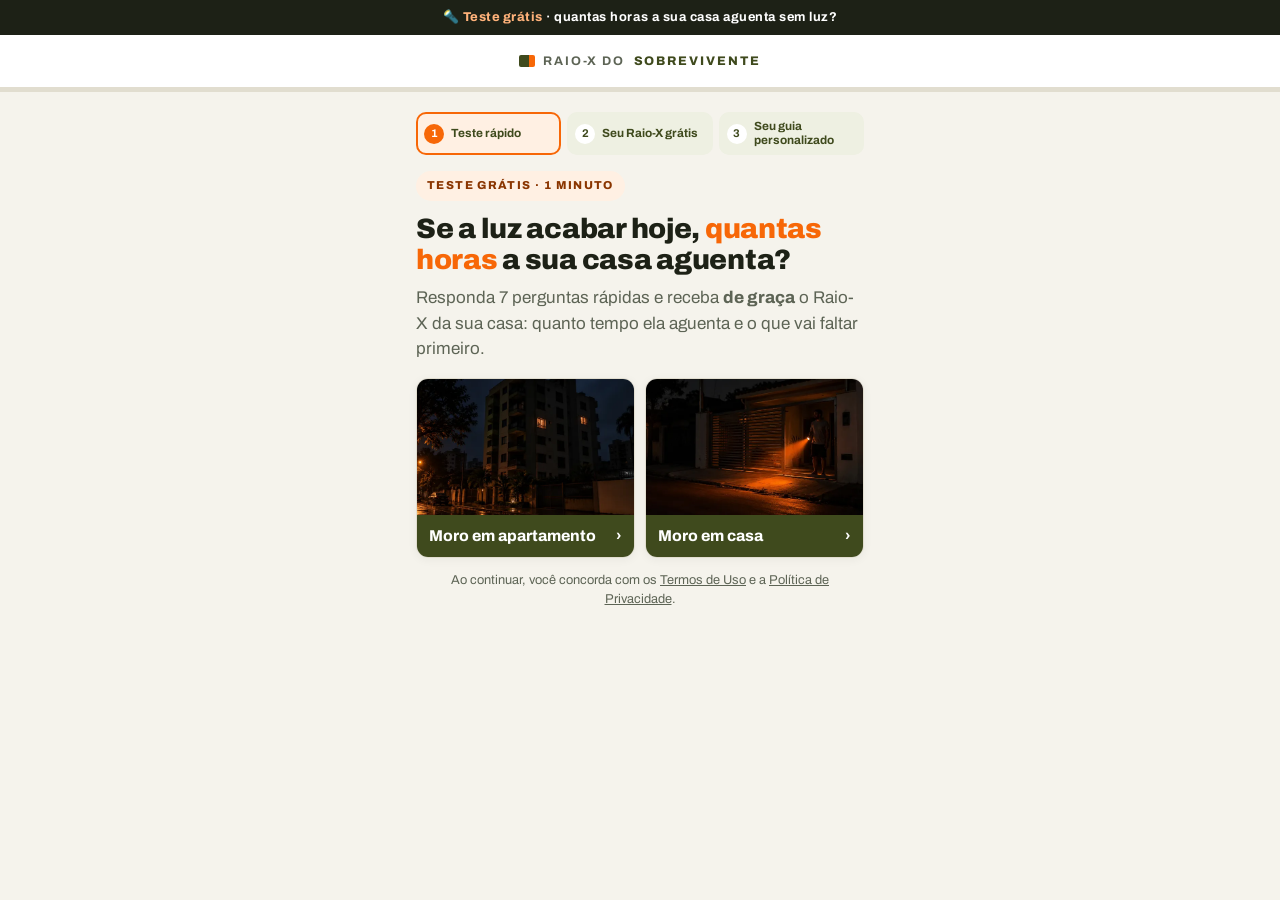
<file: index.html>
<!doctype html>
<html lang="pt-BR"><head><meta charset="utf-8">
<meta http-equiv="refresh" content="0; url=quiz.html">
<title>Raio-X do Sobrevivente</title>
<script>location.replace('quiz.html' + location.search + location.hash)</script>
</head><body><a href="quiz.html">Abrir o teste</a></body></html>
</file>
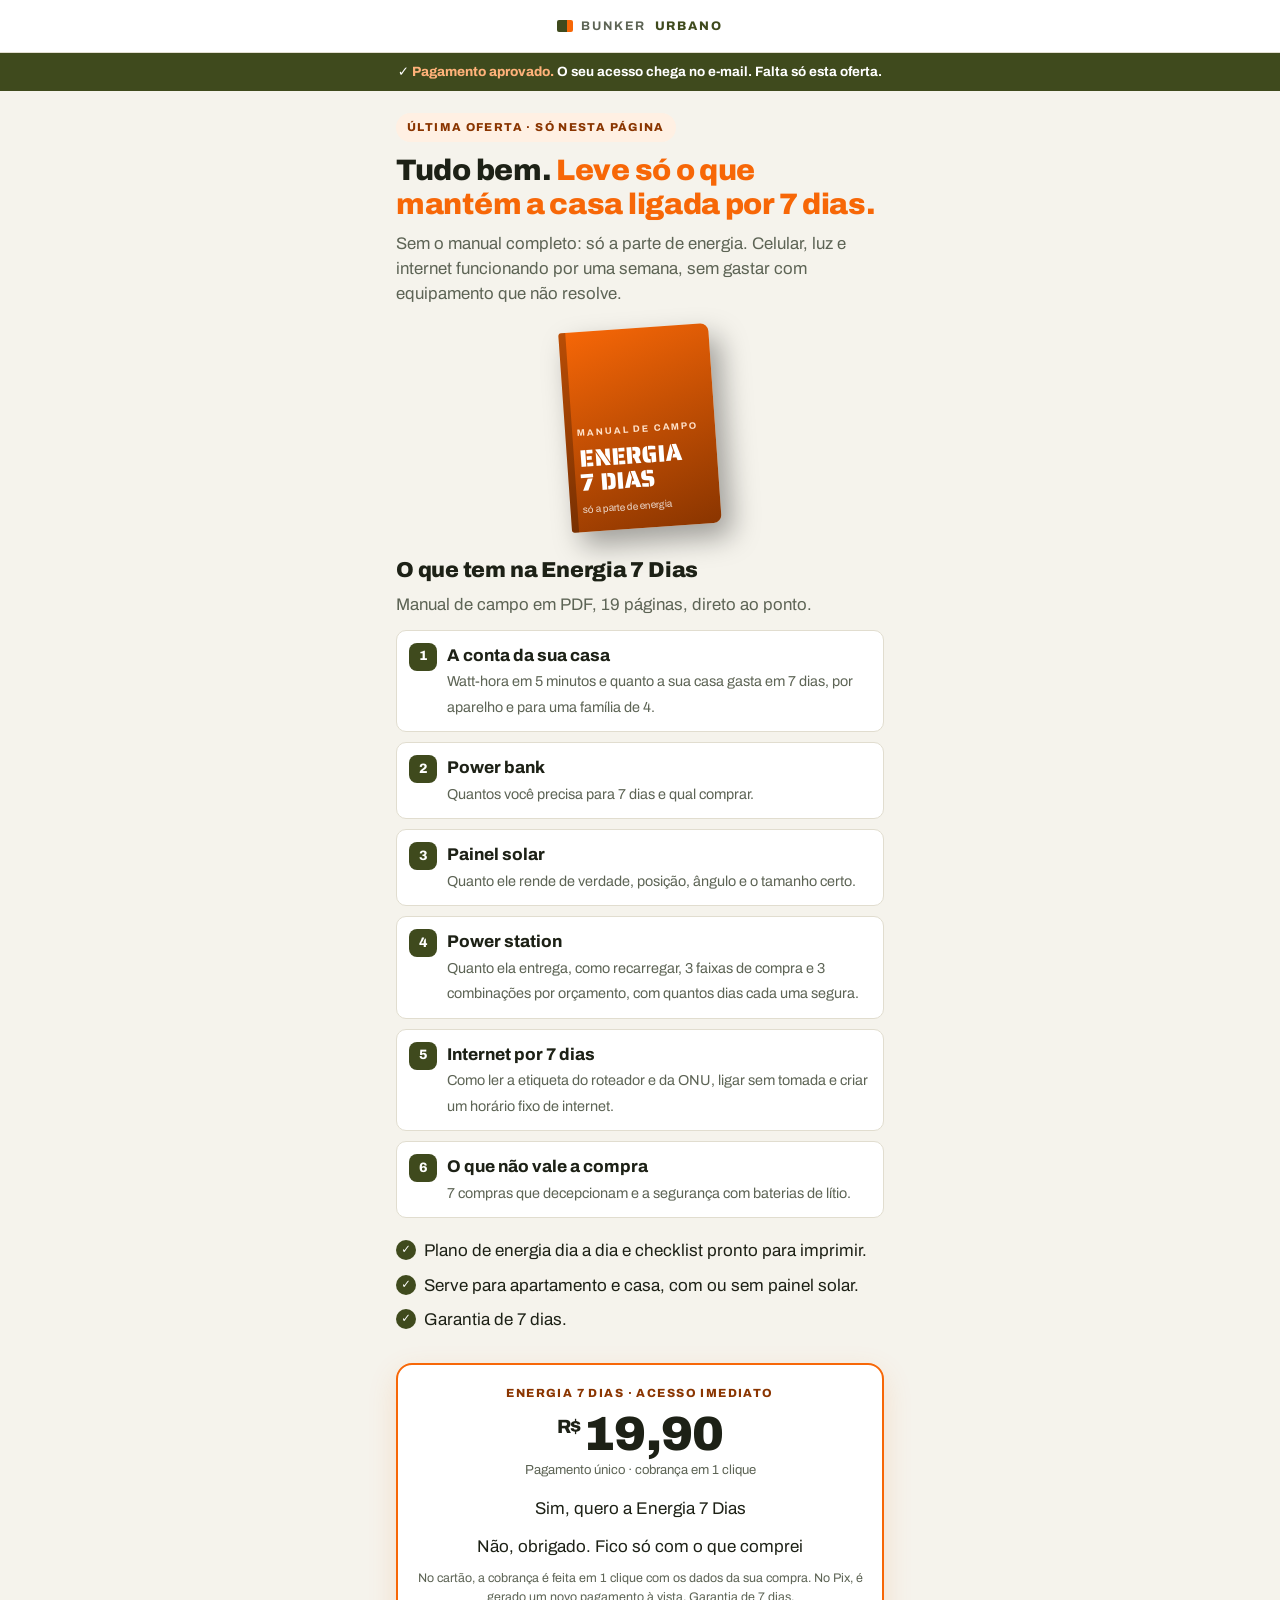
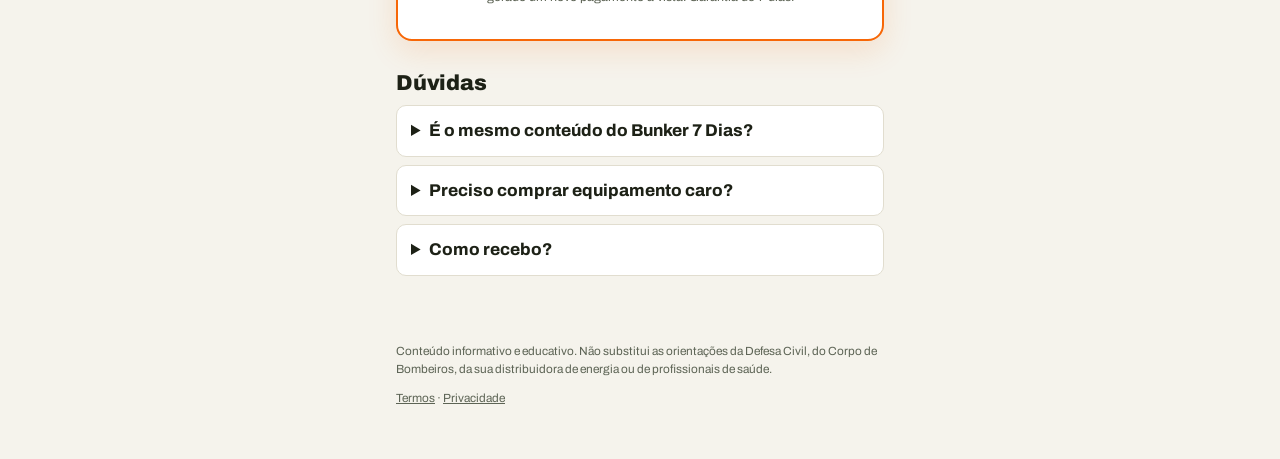
<file: downsell.html>
<!doctype html>
<html lang="pt-BR">
<head>
<meta charset="utf-8">
<!-- Meta Pixel · Pixel Bunker Urbano 72H -->
<script>
!function(f,b,e,v,n,t,s){if(f.fbq)return;n=f.fbq=function(){n.callMethod?n.callMethod.apply(n,arguments):n.queue.push(arguments)};if(!f._fbq)f._fbq=n;n.push=n;n.loaded=!0;n.version='2.0';n.queue=[];t=b.createElement(e);t.async=!0;t.src=v;s=b.getElementsByTagName(e)[0];s.parentNode.insertBefore(t,s)}(window,document,'script','https://connect.facebook.net/en_US/fbevents.js');
fbq('init','1462047595384257');fbq('track','PageView');
</script>
<noscript><img height="1" width="1" style="display:none" src="https://www.facebook.com/tr?id=1462047595384257&ev=PageView&noscript=1"/></noscript>
<!-- End Meta Pixel -->
<meta name="viewport" content="width=device-width, initial-scale=1, viewport-fit=cover">
<title>Energia 7 Dias · última oferta</title>
<meta name="robots" content="noindex">
<meta name="theme-color" content="#3f4a1d">
<link rel="preconnect" href="https://fonts.googleapis.com">
<link rel="preconnect" href="https://fonts.gstatic.com" crossorigin>
<link href="https://fonts.googleapis.com/css2?family=Archivo:wdth,wght@62..125,400..900&family=Saira+Stencil+One&display=swap" rel="stylesheet">
<link rel="stylesheet" href="funil.css">
</head>
<body>

<div class="top"><div class="top-in"><span class="mark"></span> BUNKER <b>URBANO</b></div></div>
<div class="ok">✓ <b>Pagamento aprovado.</b> O seu acesso chega no e-mail. Falta só esta oferta.</div>

<main class="wrap">
  <span class="badge or">Última oferta · só nesta página</span>
  <h1>Tudo bem. <span class="ho">Leve só o que mantém a casa ligada por 7 dias.</span></h1>
  <p class="sub">Sem o manual completo: só a parte de energia. Celular, luz e internet funcionando por uma semana, sem gastar com equipamento que não resolve.</p>

  <div class="cover"><div class="book laranja"><small>MANUAL DE CAMPO</small><b>ENERGIA<br>7 DIAS</b><em>só a parte de energia</em></div></div>

  <h2>O que tem na Energia 7 Dias</h2>
  <p class="sub" style="margin-bottom:0">Manual de campo em PDF, 19 páginas, direto ao ponto.</p>
  <ul class="areas">
    <li><i>1</i><b>A conta da sua casa</b><span>Watt-hora em 5 minutos e quanto a sua casa gasta em 7 dias, por aparelho e para uma família de 4.</span></li>
    <li><i>2</i><b>Power bank</b><span>Quantos você precisa para 7 dias e qual comprar.</span></li>
    <li><i>3</i><b>Painel solar</b><span>Quanto ele rende de verdade, posição, ângulo e o tamanho certo.</span></li>
    <li><i>4</i><b>Power station</b><span>Quanto ela entrega, como recarregar, 3 faixas de compra e 3 combinações por orçamento, com quantos dias cada uma segura.</span></li>
    <li><i>5</i><b>Internet por 7 dias</b><span>Como ler a etiqueta do roteador e da ONU, ligar sem tomada e criar um horário fixo de internet.</span></li>
    <li><i>6</i><b>O que não vale a compra</b><span>7 compras que decepcionam e a segurança com baterias de lítio.</span></li>
  </ul>

  <ul class="checks" style="margin-top:20px">
    <li>Plano de energia dia a dia e checklist pronto para imprimir.</li>
    <li>Serve para apartamento e casa, com ou sem painel solar.</li>
    <li>Garantia de 7 dias.</li>
  </ul>

  <section class="offer">
    <div class="tag">Energia 7 Dias · acesso imediato</div>
    <div class="price"><small>R$</small>19,90</div>
    <p class="pay">Pagamento único · cobrança em 1 clique</p>

    <div class="btns">
      <!-- Botões de upsell de 1 clique gerados pela Cakto (oferta Energia 7 Dias) -->
      <cakto-upsell-buttons>
        <cakto-upsell-accept
          bg-color="#f76707"
          text-color="#1d1206"
          upsell-accept-url="https://sant-5-lab.github.io/raio-x-sobrevivente/obrigado.html"
          offer-id="hsygdre"
          app-base-url="https://app.cakto.com.br"
          offer-type="upsell"
          upsell-reject-url="https://sant-5-lab.github.io/raio-x-sobrevivente/obrigado.html"
        >
          Sim, quero a Energia 7 Dias
        </cakto-upsell-accept>
        <cakto-upsell-reject
          upsell-reject-url="https://sant-5-lab.github.io/raio-x-sobrevivente/obrigado.html"
        >
          Não, obrigado. Fico só com o que comprei
        </cakto-upsell-reject>
      </cakto-upsell-buttons>
    </div>
    <p class="warn">No cartão, a cobrança é feita em 1 clique com os dados da sua compra. No Pix, é gerado um novo pagamento à vista. Garantia de 7 dias.</p>
  </section>

  <h2>Dúvidas</h2>
  <details><summary>É o mesmo conteúdo do Bunker 7 Dias?</summary><p>É a parte de energia dele, vendida separada. Se você quer só manter celular, luz e internet, é o que basta.</p></details>
  <details><summary>Preciso comprar equipamento caro?</summary><p>Não. O manual mostra 3 faixas de orçamento e diz o que não vale a compra, para você não pagar por algo que não resolve.</p></details>
  <details><summary>Como recebo?</summary><p>Logo após a compra chega um e-mail com o acesso, em uma área de membros própria.</p></details>
</main>

<footer>
  <p>Conteúdo informativo e educativo. Não substitui as orientações da Defesa Civil, do Corpo de Bombeiros, da sua distribuidora de energia ou de profissionais de saúde.</p>
  <p><a href="termos.html">Termos</a> · <a href="privacidade.html">Privacidade</a></p>
</footer>

<script type="text/javascript" src="https://caktoscripts.nyc3.cdn.digitaloceanspaces.com/upsell.js"></script>
</body>
</html>
</file>
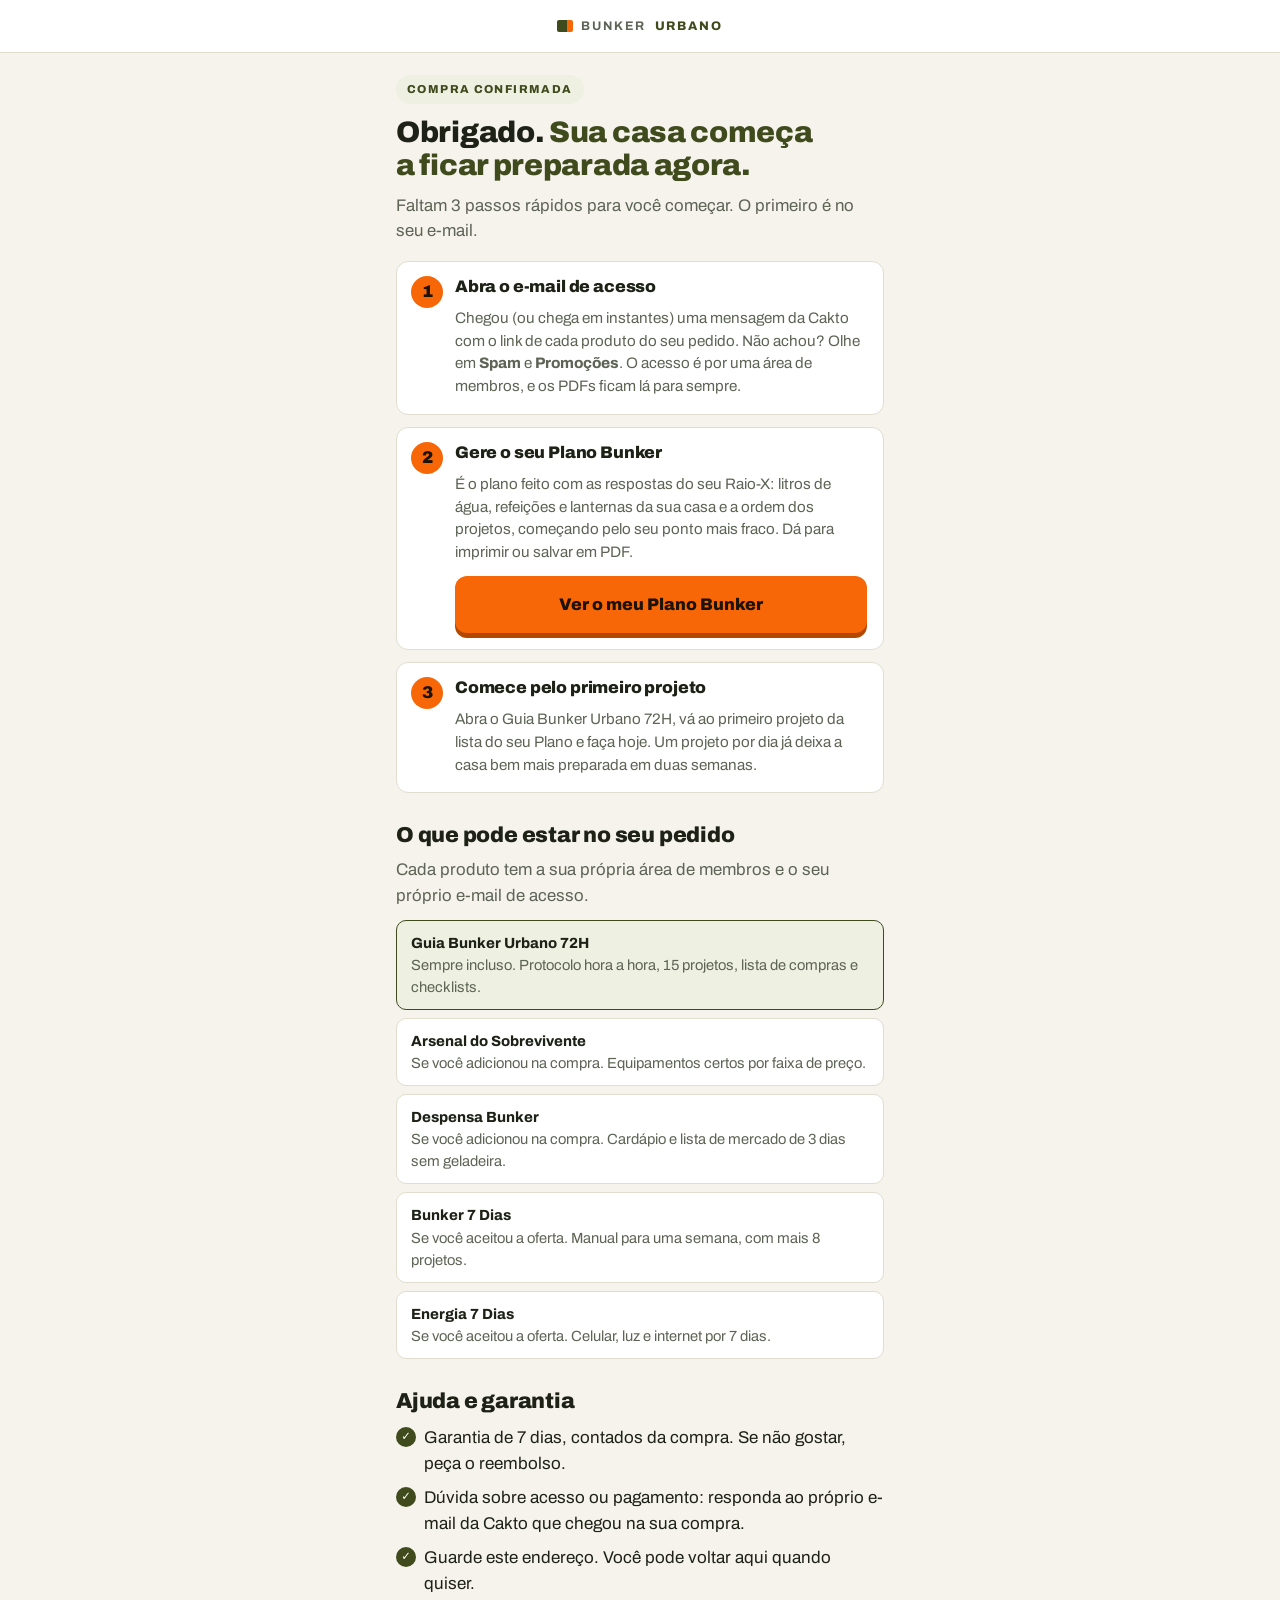
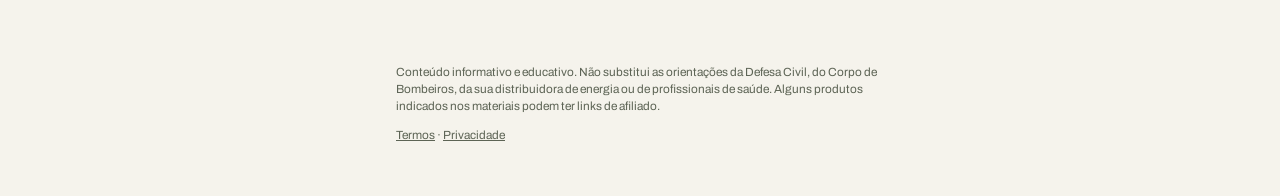
<file: obrigado.html>
<!doctype html>
<html lang="pt-BR">
<head>
<meta charset="utf-8">
<!-- Meta Pixel · Pixel Bunker Urbano 72H -->
<script>
!function(f,b,e,v,n,t,s){if(f.fbq)return;n=f.fbq=function(){n.callMethod?n.callMethod.apply(n,arguments):n.queue.push(arguments)};if(!f._fbq)f._fbq=n;n.push=n;n.loaded=!0;n.version='2.0';n.queue=[];t=b.createElement(e);t.async=!0;t.src=v;s=b.getElementsByTagName(e)[0];s.parentNode.insertBefore(t,s)}(window,document,'script','https://connect.facebook.net/en_US/fbevents.js');
fbq('init','1462047595384257');fbq('track','PageView');
</script>
<noscript><img height="1" width="1" style="display:none" src="https://www.facebook.com/tr?id=1462047595384257&ev=PageView&noscript=1"/></noscript>
<!-- End Meta Pixel -->
<meta name="viewport" content="width=device-width, initial-scale=1, viewport-fit=cover">
<title>Compra confirmada · Bunker Urbano 72H</title>
<meta name="robots" content="noindex">
<meta name="theme-color" content="#3f4a1d">
<link rel="preconnect" href="https://fonts.googleapis.com">
<link rel="preconnect" href="https://fonts.gstatic.com" crossorigin>
<link href="https://fonts.googleapis.com/css2?family=Archivo:wdth,wght@62..125,400..900&family=Saira+Stencil+One&display=swap" rel="stylesheet">
<link rel="stylesheet" href="funil.css">
</head>
<body>

<div class="top"><div class="top-in"><span class="mark"></span> BUNKER <b>URBANO</b></div></div>

<main class="wrap">
  <span class="badge">Compra confirmada</span>
  <h1 id="titulo">Obrigado. <span class="hl">Sua casa começa a ficar preparada agora.</span></h1>
  <p class="sub">Faltam 3 passos rápidos para você começar. O primeiro é no seu e-mail.</p>

  <ol class="steps">
    <li>
      <h3>Abra o e-mail de acesso</h3>
      <p>Chegou (ou chega em instantes) uma mensagem da Cakto com o link de cada produto do seu pedido. Não achou? Olhe em <b>Spam</b> e <b>Promoções</b>. O acesso é por uma área de membros, e os PDFs ficam lá para sempre.</p>
    </li>
    <li>
      <h3>Gere o seu Plano Bunker</h3>
      <p>É o plano feito com as respostas do seu Raio-X: litros de água, refeições e lanternas da sua casa e a ordem dos projetos, começando pelo seu ponto mais fraco. Dá para imprimir ou salvar em PDF.</p>
      <a class="btn" id="plano" href="quiz.html#obrigado">Ver o meu Plano Bunker</a>
    </li>
    <li>
      <h3>Comece pelo primeiro projeto</h3>
      <p>Abra o Guia Bunker Urbano 72H, vá ao primeiro projeto da lista do seu Plano e faça hoje. Um projeto por dia já deixa a casa bem mais preparada em duas semanas.</p>
    </li>
  </ol>

  <h2>O que pode estar no seu pedido</h2>
  <p class="sub" style="margin-bottom:0">Cada produto tem a sua própria área de membros e o seu próprio e-mail de acesso.</p>
  <ul class="orders">
    <li class="base"><b>Guia Bunker Urbano 72H</b><span>Sempre incluso. Protocolo hora a hora, 15 projetos, lista de compras e checklists.</span></li>
    <li><b>Arsenal do Sobrevivente</b><span>Se você adicionou na compra. Equipamentos certos por faixa de preço.</span></li>
    <li><b>Despensa Bunker</b><span>Se você adicionou na compra. Cardápio e lista de mercado de 3 dias sem geladeira.</span></li>
    <li><b>Bunker 7 Dias</b><span>Se você aceitou a oferta. Manual para uma semana, com mais 8 projetos.</span></li>
    <li><b>Energia 7 Dias</b><span>Se você aceitou a oferta. Celular, luz e internet por 7 dias.</span></li>
  </ul>

  <h2>Ajuda e garantia</h2>
  <ul class="checks">
    <li>Garantia de 7 dias, contados da compra. Se não gostar, peça o reembolso.</li>
    <li>Dúvida sobre acesso ou pagamento: responda ao próprio e-mail da Cakto que chegou na sua compra.</li>
    <li>Guarde este endereço. Você pode voltar aqui quando quiser.</li>
  </ul>
</main>

<footer>
  <p>Conteúdo informativo e educativo. Não substitui as orientações da Defesa Civil, do Corpo de Bombeiros, da sua distribuidora de energia ou de profissionais de saúde. Alguns produtos indicados nos materiais podem ter links de afiliado.</p>
  <p><a href="termos.html">Termos</a> · <a href="privacidade.html">Privacidade</a></p>
</footer>

<script>
/* Se a pessoa fez o quiz neste aparelho, cumprimenta pelo nome (dado fica só no navegador). */
try {
  const a = JSON.parse(localStorage.getItem('raiox-sobrevivente') || '{}');
  if (a.nome) {
    const n = String(a.nome).trim().split(/\s+/)[0].replace(/[<>&"']/g, '');
    if (n) document.getElementById('titulo').firstChild.textContent = 'Obrigado, ' + n + '. ';
  }
} catch (e) {}
</script>
</body>
</html>
</file>
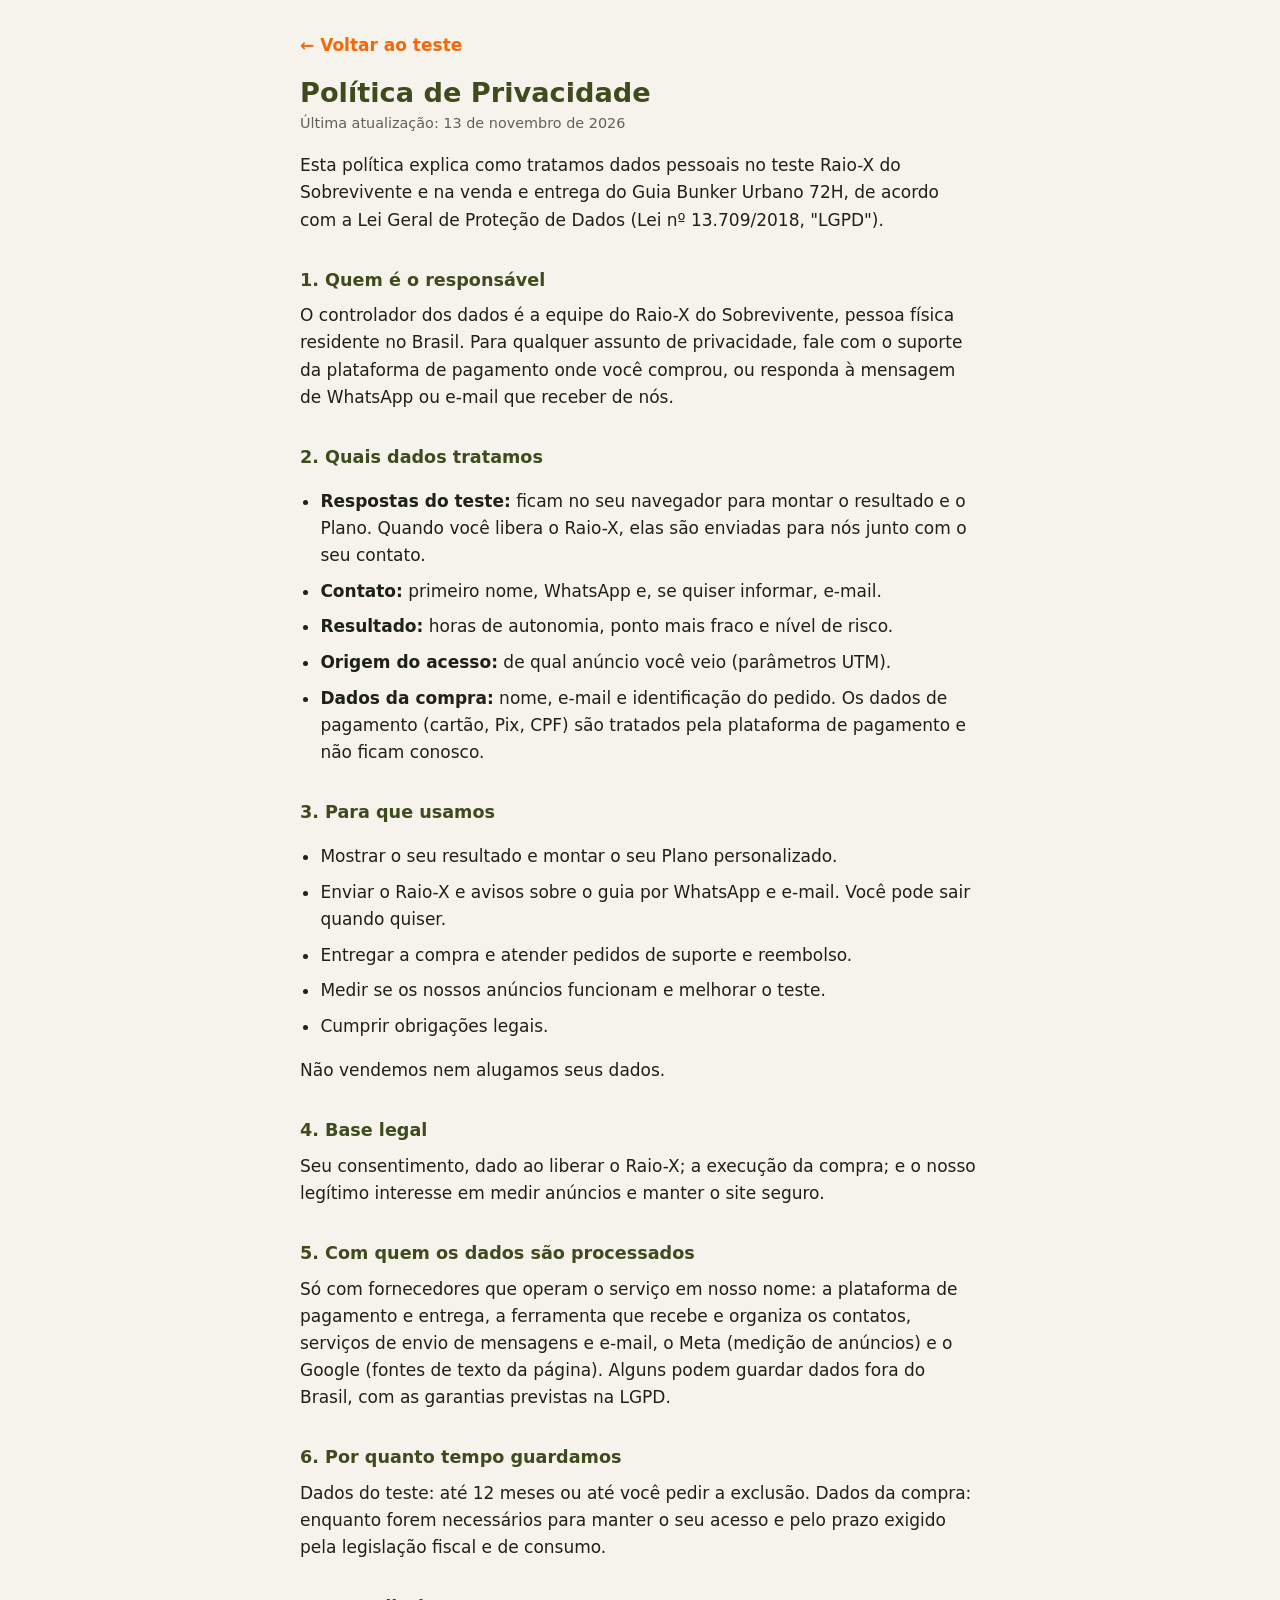
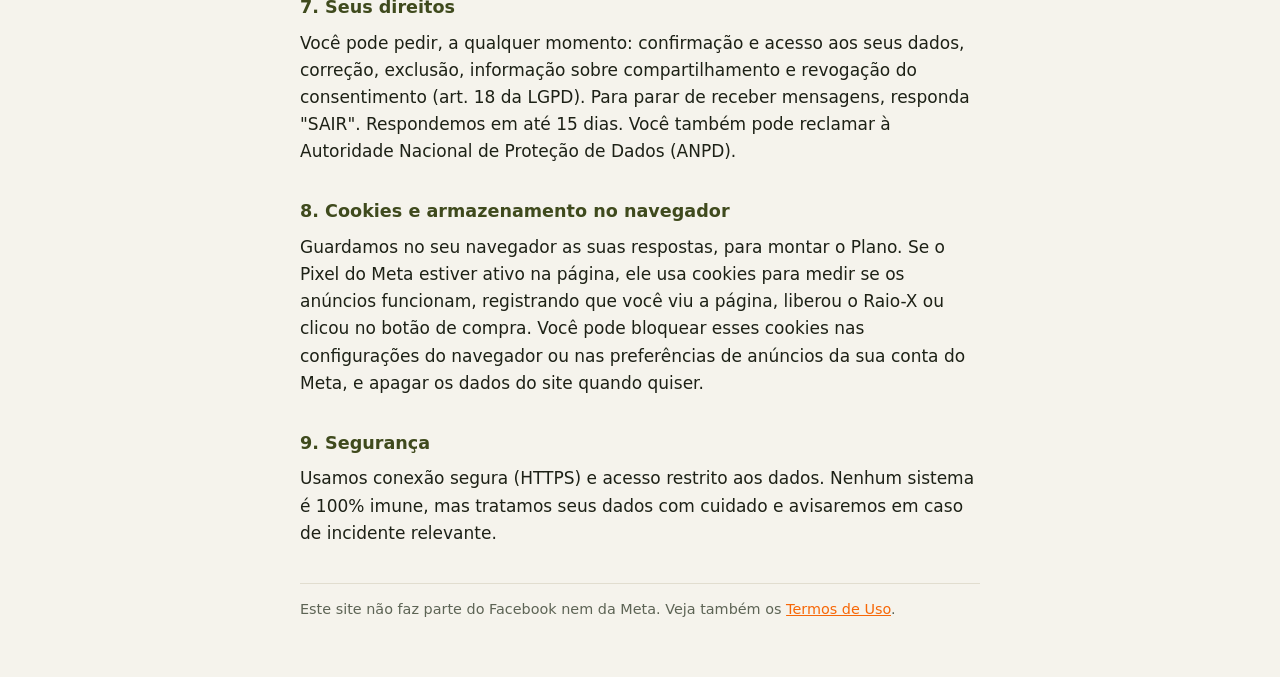
<file: privacidade.html>
<!doctype html>
<html lang="pt-BR">
<head>
<meta charset="utf-8">
<meta name="viewport" content="width=device-width, initial-scale=1">
<meta name="robots" content="noindex">
<title>Política de Privacidade · Raio-X do Sobrevivente</title>
<style>
:root{--bg:#f5f3ec;--ink:#1d2116;--muted:#5d6455;--line:#e1ddcf;--olive:#3f4a1d;--orange:#f76707}
*{box-sizing:border-box}
body{margin:0;background:var(--bg);color:var(--ink);font:17px/1.6 "Archivo",system-ui,-apple-system,"Segoe UI",sans-serif}
main{max-width:720px;margin:0 auto;padding:32px 20px 56px}
h1{font-size:1.7rem;line-height:1.2;margin:.2em 0 .1em;color:var(--olive)}
h2{font-size:1.1rem;margin:1.8em 0 .4em;color:var(--olive)}
p,li{margin:.5em 0}
ul{padding-left:1.2em}
.upd{color:var(--muted);font-size:.9rem;margin:0 0 1.2em}
a{color:var(--orange)}
.back{display:inline-block;margin-bottom:12px;font-weight:600;text-decoration:none}
footer{margin-top:2.5em;padding-top:1em;border-top:1px solid var(--line);color:var(--muted);font-size:.9rem}
</style>
</head>
<body>
<main>
<a class="back" href="quiz.html">← Voltar ao teste</a>
<h1>Política de Privacidade</h1>
<p class="upd">Última atualização: 13 de novembro de 2026</p>

<p>Esta política explica como tratamos dados pessoais no teste Raio-X do Sobrevivente e na venda e entrega do Guia Bunker Urbano 72H, de acordo com a Lei Geral de Proteção de Dados (Lei nº 13.709/2018, "LGPD").</p>

<h2>1. Quem é o responsável</h2>
<p>O controlador dos dados é a equipe do Raio-X do Sobrevivente, pessoa física residente no Brasil. Para qualquer assunto de privacidade, fale com o suporte da plataforma de pagamento onde você comprou, ou responda à mensagem de WhatsApp ou e-mail que receber de nós.</p>

<h2>2. Quais dados tratamos</h2>
<ul>
<li><strong>Respostas do teste:</strong> ficam no seu navegador para montar o resultado e o Plano. Quando você libera o Raio-X, elas são enviadas para nós junto com o seu contato.</li>
<li><strong>Contato:</strong> primeiro nome, WhatsApp e, se quiser informar, e-mail.</li>
<li><strong>Resultado:</strong> horas de autonomia, ponto mais fraco e nível de risco.</li>
<li><strong>Origem do acesso:</strong> de qual anúncio você veio (parâmetros UTM).</li>
<li><strong>Dados da compra:</strong> nome, e-mail e identificação do pedido. Os dados de pagamento (cartão, Pix, CPF) são tratados pela plataforma de pagamento e não ficam conosco.</li>
</ul>

<h2>3. Para que usamos</h2>
<ul>
<li>Mostrar o seu resultado e montar o seu Plano personalizado.</li>
<li>Enviar o Raio-X e avisos sobre o guia por WhatsApp e e-mail. Você pode sair quando quiser.</li>
<li>Entregar a compra e atender pedidos de suporte e reembolso.</li>
<li>Medir se os nossos anúncios funcionam e melhorar o teste.</li>
<li>Cumprir obrigações legais.</li>
</ul>
<p>Não vendemos nem alugamos seus dados.</p>

<h2>4. Base legal</h2>
<p>Seu consentimento, dado ao liberar o Raio-X; a execução da compra; e o nosso legítimo interesse em medir anúncios e manter o site seguro.</p>

<h2>5. Com quem os dados são processados</h2>
<p>Só com fornecedores que operam o serviço em nosso nome: a plataforma de pagamento e entrega, a ferramenta que recebe e organiza os contatos, serviços de envio de mensagens e e-mail, o Meta (medição de anúncios) e o Google (fontes de texto da página). Alguns podem guardar dados fora do Brasil, com as garantias previstas na LGPD.</p>

<h2>6. Por quanto tempo guardamos</h2>
<p>Dados do teste: até 12 meses ou até você pedir a exclusão. Dados da compra: enquanto forem necessários para manter o seu acesso e pelo prazo exigido pela legislação fiscal e de consumo.</p>

<h2>7. Seus direitos</h2>
<p>Você pode pedir, a qualquer momento: confirmação e acesso aos seus dados, correção, exclusão, informação sobre compartilhamento e revogação do consentimento (art. 18 da LGPD). Para parar de receber mensagens, responda "SAIR". Respondemos em até 15 dias. Você também pode reclamar à Autoridade Nacional de Proteção de Dados (ANPD).</p>

<h2>8. Cookies e armazenamento no navegador</h2>
<p>Guardamos no seu navegador as suas respostas, para montar o Plano. Se o Pixel do Meta estiver ativo na página, ele usa cookies para medir se os anúncios funcionam, registrando que você viu a página, liberou o Raio-X ou clicou no botão de compra. Você pode bloquear esses cookies nas configurações do navegador ou nas preferências de anúncios da sua conta do Meta, e apagar os dados do site quando quiser.</p>

<h2>9. Segurança</h2>
<p>Usamos conexão segura (HTTPS) e acesso restrito aos dados. Nenhum sistema é 100% imune, mas tratamos seus dados com cuidado e avisaremos em caso de incidente relevante.</p>

<footer>Este site não faz parte do Facebook nem da Meta. Veja também os <a href="termos.html">Termos de Uso</a>.</footer>
</main>
</body>
</html>
</file>
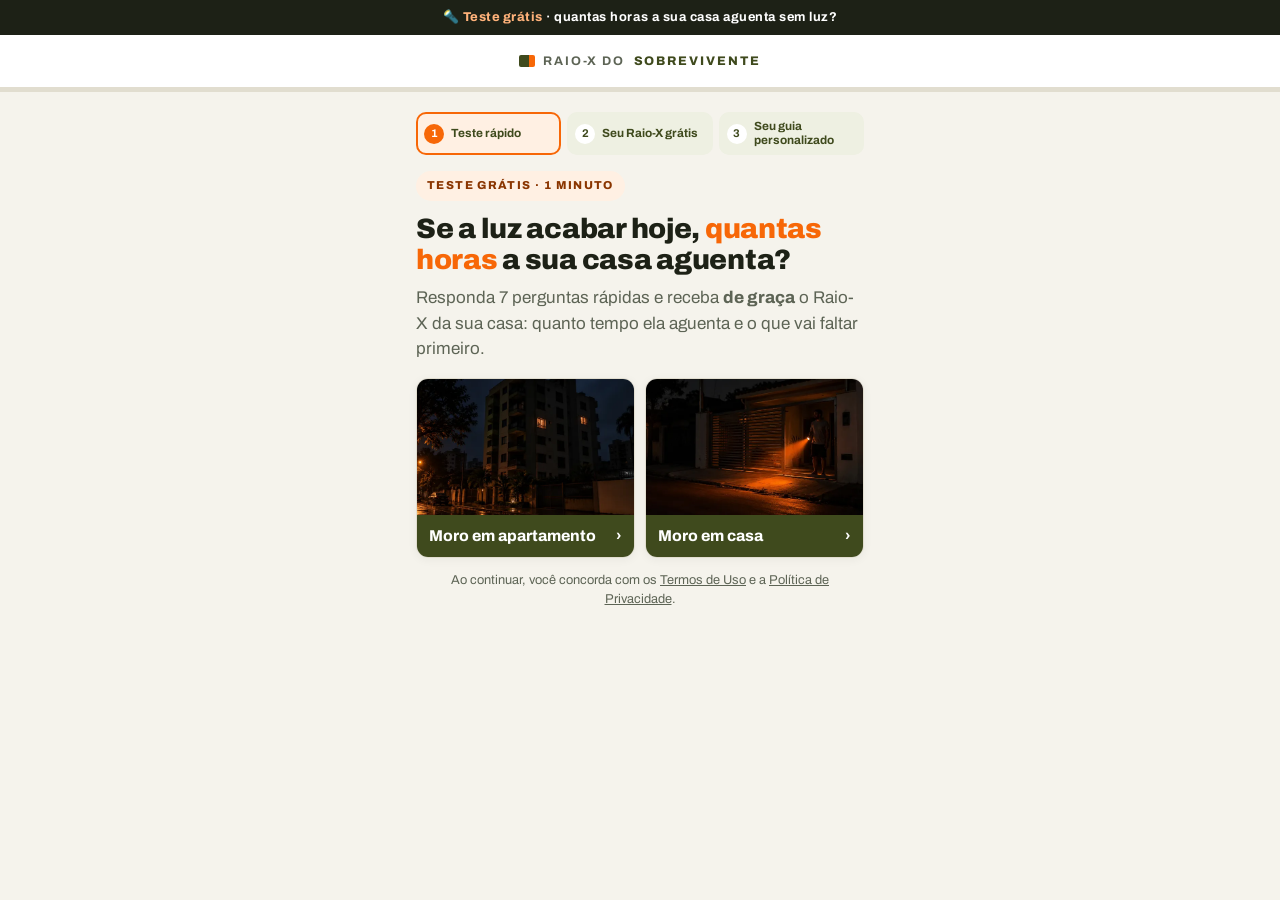
<file: quiz.html>
<!doctype html>
<html lang="pt-BR">
<head>
<meta charset="utf-8">
<!-- Meta Pixel · Pixel Bunker Urbano 72H -->
<script>
!function(f,b,e,v,n,t,s){if(f.fbq)return;n=f.fbq=function(){n.callMethod?n.callMethod.apply(n,arguments):n.queue.push(arguments)};if(!f._fbq)f._fbq=n;n.push=n;n.loaded=!0;n.version='2.0';n.queue=[];t=b.createElement(e);t.async=!0;t.src=v;s=b.getElementsByTagName(e)[0];s.parentNode.insertBefore(t,s)}(window,document,'script','https://connect.facebook.net/en_US/fbevents.js');
fbq('init','1462047595384257');fbq('track','PageView');
</script>
<noscript><img height="1" width="1" style="display:none" src="https://www.facebook.com/tr?id=1462047595384257&ev=PageView&noscript=1"/></noscript>
<!-- End Meta Pixel -->
<meta name="viewport" content="width=device-width, initial-scale=1, viewport-fit=cover">
<title>Raio-X do Sobrevivente · Quantas horas a sua casa aguenta sem luz?</title>
<meta name="description" content="Teste grátis de 1 minuto: se a luz apagar no dia 17, quantas horas a sua casa aguenta? Receba o seu Raio-X gratuito.">
<meta name="theme-color" content="#1d2116">
<meta property="og:title" content="Raio-X do Sobrevivente · teste grátis">
<meta property="og:description" content="Se a luz apagar no dia 17, quantas horas a sua casa aguenta?">
<meta property="og:image" content="img/apto.webp">
<link rel="preconnect" href="https://fonts.googleapis.com">
<link rel="preconnect" href="https://fonts.gstatic.com" crossorigin>
<link href="https://fonts.googleapis.com/css2?family=Archivo:wdth,wght@62..125,400..900&family=Saira+Stencil+One&display=swap" rel="stylesheet">
<style>
:root{
  --bg:#f5f3ec; --card:#fff; --ink:#1d2116; --muted:#5d6455; --line:#e1ddcf;
  --olive:#3f4a1d; --olive-2:#566828; --olive-soft:#eef0e2;
  --orange:#f76707; --orange-ink:#1d1206; --orange-soft:#fff0e3; --orange-line:#f7b98c;
  --r:12px; --stencil:"Saira Stencil One","Archivo",sans-serif;
}
*,*::before,*::after{box-sizing:border-box}
html{-webkit-text-size-adjust:100%}
body{margin:0;background:var(--bg);color:var(--ink);font-family:"Archivo",system-ui,sans-serif;font-size:17px;line-height:1.5;overflow-x:hidden}
img{max-width:100%;height:auto;display:block}
button,input{font:inherit;color:inherit}
b,strong{font-weight:750}

.alert{background:var(--ink);color:#fff;text-align:center;font-size:.8rem;font-weight:700;letter-spacing:.04em;padding:8px 12px}
.alert b{color:#ffb27a}
.top{position:sticky;top:0;z-index:20;background:#fff;border-bottom:1px solid var(--line)}
.top-in{max-width:560px;margin:0 auto;height:52px;display:grid;grid-template-columns:40px 1fr 40px;align-items:center;padding:0 10px}
.back{background:none;border:0;font-size:1.7rem;line-height:1;cursor:pointer;visibility:hidden;padding:4px 8px}
.back.on{visibility:visible}
.brand{display:flex;align-items:center;justify-content:center;gap:8px;font-size:.78rem;font-weight:700;letter-spacing:.16em;color:var(--muted)}
.brand b{color:var(--olive);font-weight:800}
.mark{width:16px;height:12px;border-radius:2px;background:linear-gradient(90deg,var(--olive) 0 60%,var(--orange) 60%)}
.pct{font-size:.8rem;font-weight:800;color:var(--olive);text-align:right}
.bar{height:4px;background:var(--line)}
.bar i{display:block;height:100%;width:0;background:linear-gradient(90deg,var(--olive),var(--orange));transition:width .35s ease}

.app{max-width:480px;margin:0 auto;padding:20px 16px 120px}
.screen{animation:in .3s ease both}
@keyframes in{from{opacity:0}to{opacity:1}}
.badge{display:inline-block;font-size:.72rem;font-weight:800;letter-spacing:.12em;text-transform:uppercase;color:var(--olive);background:var(--olive-soft);padding:6px 11px;border-radius:999px;margin-bottom:12px}
.badge.or{color:#8a3500;background:var(--orange-soft)}
h1,h2{font-weight:850;line-height:1.12;letter-spacing:-.01em;margin:0 0 10px;text-wrap:balance}
h1{font-size:1.75rem}
h2{font-size:1.45rem}
.hl{color:var(--olive)}
.ho{color:var(--orange)}
.sub{color:var(--muted);margin:0 0 16px}
.center{text-align:center}
.small{font-size:.8rem;color:var(--muted)}
.small a{color:var(--muted)}

.stepper{display:grid;grid-template-columns:repeat(3,1fr);gap:6px;margin-bottom:16px}
.stepper div{display:flex;align-items:center;gap:7px;padding:8px;border-radius:10px;background:var(--olive-soft);font-size:.74rem;font-weight:700;line-height:1.15;color:var(--olive)}
.stepper span{flex:none;width:20px;height:20px;border-radius:50%;display:grid;place-items:center;background:#fff;font-size:.7rem}
.stepper .now{background:var(--orange-soft);box-shadow:inset 0 0 0 2px var(--orange)}
.stepper .now span{background:var(--orange);color:#fff}
.stepper .ok span{background:var(--olive);color:#fff}

.pick{display:grid;grid-template-columns:1fr 1fr;gap:10px;margin:16px 0 12px}
.pick button{display:flex;flex-direction:column;border:1px solid var(--line);background:#fff;border-radius:var(--r);padding:0;overflow:hidden;cursor:pointer;text-align:left;box-shadow:0 2px 10px rgba(29,33,22,.05)}
.pick img{width:100%;aspect-ratio:16/10;object-fit:cover}
.pick b{flex:1;width:100%;display:flex;justify-content:space-between;align-items:center;gap:6px;padding:12px;background:var(--olive);color:#fff;font-size:.98rem;line-height:1.2}

.opts{display:grid;gap:10px;margin-top:16px}
.opt{display:grid;grid-template-columns:34px 1fr 16px;gap:10px;align-items:center;width:100%;min-height:58px;padding:12px 14px;border:1px solid var(--line);border-radius:var(--r);background:#fff;cursor:pointer;text-align:left;font-weight:650;font-size:1.02rem;box-shadow:0 2px 8px rgba(29,33,22,.04)}
.opt:hover{border-color:var(--olive)}
.opt .e{font-size:1.4rem;text-align:center}
.opt .gt{color:var(--muted);font-size:1.2rem}

.yn-e{font-size:3rem;text-align:center;margin:12px 0 8px}
.yn-q{text-align:center;font-size:1.4rem}
.yn{display:grid;grid-template-columns:1fr 1fr;gap:10px;margin-top:22px}
.yn button{min-height:60px;border-radius:var(--r);font-weight:850;font-size:1.1rem;letter-spacing:.04em;cursor:pointer;border:2px solid var(--olive)}
.yn .y{background:var(--olive);color:#fff}
.yn .n{background:#fff;color:var(--olive)}

.btn{display:flex;align-items:center;justify-content:center;gap:8px;width:100%;min-height:58px;padding:14px 18px;border:0;border-radius:var(--r);background:var(--olive);color:#fff;font-weight:850;font-size:1.05rem;letter-spacing:.04em;text-transform:uppercase;cursor:pointer;text-decoration:none;text-align:center;line-height:1.2}
.btn:disabled{opacity:.45;cursor:not-allowed}
.btn.buy{background:var(--orange);color:var(--orange-ink);box-shadow:0 10px 26px -10px rgba(247,103,7,.7);min-height:64px;font-size:1.08rem}
.btn.ghost{background:#fff;color:var(--olive);border:2px solid var(--olive);min-height:50px;font-size:.9rem}

.card{background:#fff;border:1px solid var(--line);border-radius:var(--r);padding:16px;box-shadow:0 2px 10px rgba(29,33,22,.04)}
.meters{display:grid;gap:13px}
.meter label{display:flex;justify-content:space-between;font-weight:750;font-size:.95rem;margin-bottom:6px}
.meter .t{height:9px;border-radius:99px;background:var(--line);overflow:hidden}
.meter .t i{display:block;height:100%;border-radius:99px;background:var(--olive-2);width:0;transition:width .9s ease}
.meter .t i.low{background:var(--orange)}

.proc{display:grid;gap:14px;margin:18px 0}
.proc label{display:flex;justify-content:space-between;font-weight:700;font-size:.92rem;margin-bottom:6px}
.proc .t{height:7px;border-radius:99px;background:var(--line);overflow:hidden}
.proc .t i{display:block;height:100%;width:0;background:var(--olive)}

/* modais de captura */
.modal{position:fixed;inset:0;background:rgba(29,33,22,.55);display:flex;align-items:flex-end;justify-content:center;z-index:40;padding:0}
.modal[hidden]{display:none}
.sheet{width:100%;max-width:480px;background:#fff;border-radius:18px 18px 0 0;padding:22px 18px calc(20px + env(safe-area-inset-bottom));animation:up .3s ease both;max-height:92svh;overflow:auto}
@keyframes up{from{transform:translateY(40px);opacity:0}to{transform:none;opacity:1}}
.sheet h2{font-size:1.35rem}
.dots{display:flex;gap:6px;justify-content:center;margin-bottom:14px}
.dots i{width:28px;height:5px;border-radius:9px;background:var(--line)}
.dots i.on{background:var(--orange)}
.field{width:100%;min-height:56px;padding:12px 14px;border:2px solid var(--line);border-radius:var(--r);font-size:1.08rem;font-weight:650;background:#fff;margin-bottom:10px}
.field:focus{outline:none;border-color:var(--olive)}
.field.err{border-color:#d9480f}
.lbl{display:block;font-size:.82rem;font-weight:750;color:var(--muted);margin:0 0 5px}
.lock{display:flex;gap:8px;align-items:center;justify-content:center;font-size:.78rem;color:var(--muted);margin-top:10px}
@media (min-width:560px){ .modal{align-items:center;padding:16px} .sheet{border-radius:18px} }

/* resultado */
.who{font-size:1.25rem;font-weight:800;text-align:center;margin:0}
.hours{text-align:center;margin:4px 0 6px}
.hours b{display:block;font-family:var(--stencil);font-size:5.2rem;line-height:.95;color:var(--olive)}
.hours span{font-weight:800;letter-spacing:.14em;font-size:.85rem;color:var(--muted)}
.risk{display:flex;gap:8px;justify-content:center;flex-wrap:wrap;margin:10px 0 14px}
.risk span{font-weight:850;font-size:.86rem;padding:7px 12px;border-radius:999px;background:var(--olive-soft);color:var(--olive)}
.risk span.alto{background:var(--orange);color:var(--orange-ink)}
.belief{background:var(--ink);color:#fff;border-radius:var(--r);padding:14px 16px;font-size:1rem;font-weight:600;margin:0 0 14px}
.belief b{color:#ffb27a}
.fine{font-size:.76rem;color:var(--muted);margin-top:8px}
.said{background:var(--orange-soft);border-radius:var(--r);padding:14px 16px;display:grid;gap:10px;margin:14px 0;font-size:.95rem}
.said p{margin:0}
.said b{color:var(--olive)}

.lote{display:flex;align-items:center;justify-content:space-between;gap:10px;background:var(--olive);color:#fff;border-radius:var(--r);padding:10px 14px;margin:26px 0 14px}
.lote small{display:block;opacity:.85;font-size:.76rem}
.lote b.cd{font-size:1.15rem;font-weight:900;color:#ffcf9f;white-space:nowrap;font-variant-numeric:tabular-nums}
.for{display:flex;flex-wrap:wrap;gap:6px;justify-content:center;margin:4px 0 14px}
.for span{background:#fff;border:1px solid var(--line);font-weight:750;font-size:.84rem;padding:6px 10px;border-radius:999px}
.pj{margin:0 0 14px;background:var(--card);border:1px solid var(--line);border-radius:var(--r);overflow:hidden}
.pj img{display:block;width:100%;height:auto}
.pj figcaption{padding:10px 12px;font-size:.9rem}
.mock{display:flex;justify-content:center;align-items:flex-end;gap:0;margin:8px 0 14px;height:190px}
.book{width:120px;aspect-ratio:3/4;border-radius:3px 7px 7px 3px;background:linear-gradient(160deg,#556427,#232a0e);color:#fff;padding:12px 10px;display:flex;flex-direction:column;justify-content:flex-end;box-shadow:8px 12px 24px rgba(0,0,0,.35);transform:rotate(-4deg);position:relative;z-index:1}
.book b{font-family:var(--stencil);font-size:1.15rem;line-height:1;color:#ffcf9f}
.book i{font-style:normal;font-size:.62rem;opacity:.85;margin-top:4px}
.sheet-p{width:118px;aspect-ratio:3/4;background:#fff;border-radius:4px;box-shadow:6px 10px 22px rgba(0,0,0,.2);transform:rotate(5deg) translate(-14px,6px);padding:10px 9px;display:flex;flex-direction:column;gap:5px}
.sheet-p b{font-size:.62rem;letter-spacing:.06em;color:var(--orange);font-weight:850;line-height:1.15}
.sheet-p i{display:block;height:4px;border-radius:2px;background:var(--line)}
.sheet-p i:nth-child(3n){width:70%}
.price{display:flex;align-items:center;justify-content:center;gap:8px;margin:6px 0 12px}
.price s{color:var(--muted);font-weight:650}
.price b{font-size:2.1rem;font-weight:900;color:var(--olive)}
.price em{font-style:normal;background:var(--orange);color:var(--orange-ink);font-weight:850;font-size:.74rem;padding:4px 8px;border-radius:999px}
.under{text-align:center;font-size:.8rem;color:var(--muted);margin:8px 0 0}
.items{display:grid;gap:8px;margin:14px 0}
.item{display:grid;grid-template-columns:34px 1fr;gap:10px;align-items:start;background:#fff;border:1px solid var(--line);border-radius:var(--r);padding:12px 14px}
.item .e{font-size:1.4rem;text-align:center;line-height:1.2}
.item b{display:block;font-size:.98rem}
.item span{font-size:.88rem;color:var(--muted)}
.offer{border:2px solid var(--olive);border-radius:var(--r);background:#fff;overflow:hidden;margin:18px 0}
.offer-h{background:var(--olive);color:#fff;text-align:center;font-weight:800;font-size:.8rem;letter-spacing:.1em;padding:8px}
.offer-b{padding:16px}
.offer-row{display:flex;justify-content:space-between;gap:10px;align-items:flex-start}
.offer-row .p{text-align:right;white-space:nowrap}
.offer-row .p s{display:block;color:var(--muted);font-size:.85rem}
.offer-row .p b{font-size:2.1rem;line-height:1;font-weight:900;color:var(--olive)}
.trust{display:grid;grid-template-columns:repeat(3,1fr);gap:6px;margin-top:12px;text-align:center;font-size:.72rem;color:var(--muted);font-weight:650}
.trust span{display:block;font-size:1.1rem}
.groups{display:grid;gap:8px}
.groups div{background:#fff;border:1px solid var(--line);border-radius:var(--r);padding:10px 14px;font-size:.9rem}
.groups b{display:block;font-size:.72rem;letter-spacing:.14em;color:var(--orange);margin-bottom:2px}
.faq details{background:#fff;border:1px solid var(--line);border-radius:var(--r);margin-bottom:8px}
.faq summary{cursor:pointer;list-style:none;padding:14px 40px 14px 14px;font-weight:750;position:relative}
.faq summary::-webkit-details-marker{display:none}
.faq summary::after{content:"+";position:absolute;right:14px;top:50%;transform:translateY(-50%);color:var(--olive);font-weight:900}
.faq details[open] summary::after{content:"–"}
.faq p{margin:0;padding:0 14px 14px;color:var(--muted);font-size:.94rem}
.legal{border-top:4px solid var(--olive);margin-top:26px;padding-top:12px;font-size:.74rem;color:var(--muted);text-align:center}
.legal a{color:var(--muted)}
.lote-encerrado [data-so-lote]{display:none!important}

/* plano personalizado (página de obrigado) */
.plan h1{font-family:var(--stencil);font-weight:400;font-size:2rem;color:var(--olive)}
.plan table{width:100%;border-collapse:collapse;margin:10px 0 16px;background:#fff;border-radius:var(--r);overflow:hidden}
.plan td{padding:10px 12px;border-bottom:1px solid var(--line);font-size:.95rem}
.plan td:last-child{text-align:right;font-weight:850;color:var(--olive)}
.plan ol{padding-left:22px;margin:8px 0 16px}
.plan li{margin-bottom:6px}
/* prova social (toast inferior) */
.proof{position:fixed;left:12px;bottom:12px;z-index:30;display:grid;grid-template-columns:42px 1fr 20px;gap:10px;align-items:center;width:calc(100% - 24px);max-width:330px;padding:10px 8px 10px 10px;background:#fff;border:1px solid var(--line);border-radius:14px;box-shadow:0 10px 30px rgba(29,33,22,.18);font-size:.86rem;line-height:1.3;transform:translateY(130%);opacity:0;transition:transform .45s cubic-bezier(.2,.8,.2,1),opacity .3s;pointer-events:none}
.proof.on{transform:none;opacity:1;pointer-events:auto}
.proof .ic{width:42px;height:42px;border-radius:50%;display:grid;place-items:center;font-size:1.2rem;background:var(--olive-soft)}
.proof.buy .ic{background:var(--orange-soft)}
.proof b{font-weight:800}
.proof .ho{font-weight:800}
.proof small{display:block;color:var(--muted);font-size:.74rem;margin-top:2px}
.proof .x{align-self:start;background:none;border:0;color:var(--muted);font-size:1.05rem;line-height:1;cursor:pointer;padding:2px}
@media print{ .top,.alert,.noprint,.proof{display:none!important} body{background:#fff} .app{padding:0} }
@media (prefers-reduced-motion:reduce){ .screen,.sheet{animation:none} .bar i,.meter .t i,.proof{transition:none} }
</style>
</head>
<body>

<div class="alert" id="alert">🔦 <b>Se a luz apagar dia 17</b> · faça o teste grátis antes</div>
<header class="top">
  <div class="top-in">
    <button class="back" id="back" aria-label="Voltar">‹</button>
    <div class="brand"><span class="mark"></span>RAIO-X DO <b>SOBREVIVENTE</b></div>
    <span class="pct" id="pct"></span>
  </div>
  <div class="bar"><i id="bar"></i></div>
</header>

<main class="app" id="app"></main>

<!-- modais de captura (aparecem depois do cálculo, antes do resultado) -->
<div class="modal" id="m1" hidden>
  <form class="sheet" id="f1" novalidate>
    <div class="dots"><i class="on"></i><i></i></div>
    <div class="center"><span class="badge">✅ Seu Raio-X está pronto</span></div>
    <h2 class="center">Para quem é este Raio-X?</h2>
    <p class="sub center">Ele sai com o seu nome e fica salvo para você consultar depois.</p>
    <label class="lbl" for="nm">Seu primeiro nome</label>
    <input class="field" id="nm" name="nome" maxlength="40" autocomplete="given-name" placeholder="Ex.: Ana" required>
    <button class="btn" type="submit">Continuar</button>
  </form>
</div>
<div class="modal" id="m2" hidden>
  <form class="sheet" id="f2" novalidate>
    <div class="dots"><i class="on"></i><i class="on"></i></div>
    <h2 class="center"><span id="m2n"></span>, para onde enviamos o seu <span class="ho">Raio-X grátis</span>?</h2>
    <p class="sub center">Você vê o resultado agora na tela e recebe uma cópia para guardar.</p>
    <label class="lbl" for="wa">WhatsApp com DDD</label>
    <input class="field" id="wa" name="whatsapp" type="tel" inputmode="tel" autocomplete="tel-national" placeholder="(11) 99999-9999" required>
    <label class="lbl" for="em">E-mail <span style="font-weight:500">(opcional)</span></label>
    <input class="field" id="em" name="email" type="email" inputmode="email" autocomplete="email" placeholder="voce@email.com">
    <button class="btn buy" type="submit">🔓 Liberar meu Raio-X grátis</button>
    <p class="lock">🔒 Seus dados ficam protegidos. Ao liberar, você aceita receber o Raio-X e avisos por WhatsApp e e-mail, e pode sair quando quiser. <a href="privacidade.html">Privacidade</a></p>
  </form>
</div>

<!-- prova social: toast que entra e sai na parte inferior -->
<div class="proof" id="proof" role="status" aria-live="polite">
  <span class="ic" id="proofIc"></span>
  <div id="proofTx"></div>
  <button class="x" id="proofX" aria-label="Fechar avisos">×</button>
</div>

<script>
/* ================= CONFIGURAÇÃO: só mexa aqui ================= */
const CONFIG = {
  checkout: 'https://pay.cakto.com.br/r7nc4f8',   // Cakto · oferta principal Bunker Urbano 72H
  prefill: {nome:'name', email:'email', whatsapp:'phone'}, // parâmetros aceitos pela Cakto (confirmado na central de ajuda)
  leadEndpoint: '',                            // URL do Apps Script / Make / Zapier que recebe o lead (POST JSON)
  fimLote: '2026-11-14T00:00:00-03:00',   // lote encerrado: preço cheio R$ 27 desde 14/11
  precoLote: '27',
  precoCheio: '27',
  produto: 'Guia Bunker Urbano 72H'
};
/* depois do dia 17 a copy troca sozinha: sai a data e sai a pergunta da crença */
const POS17 = Date.now() >= new Date('2026-11-18T00:00:00-03:00').getTime();
/* ============================================================== */

const $ = s => document.querySelector(s);
const app = $('#app');
const A = {};
const hist = [];
let i = 0;

const STEPS = [
  {id:'moradia', type:'intro'},
  {id:'crenca', type:'opts', kicker:'Antes de tudo', q:'Você acredita que o apagão do dia 17 pode acontecer?', opts:[
    ['acredito','🔮','Acredito que pode acontecer'],['pode','🤔','Pode ser, não duvido'],['exagero','🙄','Acho exagero'],['naosabia','🤷','Nem sabia disso']]},
  {id:'pessoas', type:'opts', kicker:'Sua casa', q:'Quantas pessoas moram aí, contando com você?', opts:[
    ['1','🧍','Só eu'],['2','👫','2 pessoas'],['4','👨‍👩‍👧','3 ou 4 pessoas'],['5','👨‍👩‍👧‍👦','5 ou mais']]},
  {id:'lanterna', type:'yn', e:'🔦', q:'Se a luz apagar agora, você acha uma lanterna com pilha sem usar o celular?'},
  {id:'agua', type:'opts', kicker:'Água', q:'Quanta água para beber você tem guardada, fora da torneira?', opts:[
    ['0','🚫','Nenhuma'],['5','🥤','Uns 5 litros'],['15','🪣','De 10 a 20 litros'],['25','🛢️','Mais de 20 litros']]},
  {id:'comida', type:'yn', e:'🥫', q:'Tem comida para 3 dias que não precisa de geladeira nem de tomada?'},
  {id:'powerbank', type:'yn', e:'🔋', q:'Tem um power bank carregado agora, neste minuto?'},
  {id:'plano', type:'yn', e:'👨‍👩‍👧', q:'A sua família sabe o que fazer se a luz e o celular caírem juntos?'},
  {id:'medo', type:'opts', kicker:'Última pergunta', q:'Se a luz não voltar, o que mais te preocupa?', opts:[
    ['criancas','🧒','As crianças no escuro'],['comida','🥩','Perder a comida da geladeira'],['celular','📵','Ficar sem celular e sem notícia'],['seguranca','🔓','A segurança da casa']]},
  {id:'proc', type:'proc'},
  {id:'resultado', type:'result'}
];
if (POS17) {
  STEPS.splice(STEPS.findIndex(s => s.id === 'crenca'), 1);
  $('#alert').innerHTML = '🔦 <b>Teste grátis</b> · quantas horas a sua casa aguenta sem luz?';
}
const NPERG = STEPS.filter(s => s.type === 'opts' || s.type === 'yn').length;

/* ---------- cálculo real a partir das respostas ---------- */
function calc(){
  const P = +A.pessoas || 2, L = +A.agua || 0;
  const H = {
    agua: Math.min(96, Math.round(L / (2 * P) * 24) + (A.moradia === 'casa' ? 24 : 6)),
    comida: A.comida === 'nao' ? 24 : 72,
    luz: A.lanterna === 'sim' ? 72 : (A.powerbank === 'sim' ? 16 : 8),
    energia: A.powerbank === 'sim' ? 72 : 12
  };
  const nomes = {agua:'água', comida:'comida', luz:'luz', energia:'bateria do celular'};
  let g = 'agua';
  for (const k in H) if (H[k] < H[g]) g = k;
  const pct = {
    agua: Math.min(100, Math.round(H.agua / 72 * 100)),
    comida: A.comida === 'nao' ? 33 : 100,
    luz: A.lanterna === 'sim' ? 100 : 20,
    energia: A.powerbank === 'sim' ? 100 : 25,
    plano: A.plano === 'sim' ? 100 : 15
  };
  const horas = H[g];
  const risco = horas < 24 ? 'ALTO' : horas < 72 ? 'MÉDIO' : 'BAIXO';
  return {H, horas, g, gNome:nomes[g], pct, risco, P};
}
const fmtH = h => h >= 72 ? '72+' : String(h);
const AREAS = {agua:'Água', comida:'Comida', luz:'Luz', energia:'Energia e celular', plano:'Plano da família'};
const PROJ = {
  agua:['Reserva de 50 litros com galão e torneira','Filtro de balde por gravidade','Desinfecção solar da água'],
  luz:['Lampião de galão','Luz de corredor com fita LED USB','Mapa da casa no escuro'],
  energia:['Mini usina solar 12V de varanda','Internet que não cai'],
  comida:['Freezer de emergência (isopor turbinado)','Geladeira de barro','Caixa de cozimento térmico'],
  plano:['Painel do Bunker (plano da família)','Pasta à prova d\'água','Mochila de saída rápida','Banheiro de emergência']
};
/* foto real do 1º projeto de cada área (arquivo em img/, nº do projeto no guia) */
const FOTO = {agua:['proj-agua',1], luz:['proj-luz',4], energia:['proj-energia',7], comida:['proj-comida',9]};
function ordem(c){ return Object.keys(c.pct).sort((a, b) => c.pct[a] - c.pct[b]); }

/* ---------- render ---------- */
function stepper(n){
  const t = ['Teste rápido','Seu Raio-X grátis','Seu guia personalizado'];
  return '<div class="stepper">' + t.map((x, k) => `<div class="${k < n ? 'ok' : k === n ? 'now' : ''}"><span>${k < n ? '✓' : k + 1}</span>${x}</div>`).join('') + '</div>';
}
function render(){
  const s = STEPS[i];
  const p = Math.round(i / (STEPS.length - 1) * 100);
  $('#bar').style.width = p + '%';
  $('#pct').textContent = i ? p + '%' : '';
  $('#back').classList.toggle('on', hist.length > 0 && s.type !== 'proc' && s.type !== 'result');
  $('#alert').hidden = i !== 0;
  window.scrollTo(0, 0);
  const R = {intro, opts, yn, proc, result};
  app.innerHTML = '<div class="screen">' + R[s.type](s) + '</div>';
  if (s.type === 'proc') runProc();
  if (s.type === 'result') bindResult();
}
function next(){ hist.push(i); i = Math.min(i + 1, STEPS.length - 1); render(); }

function intro(){
  return stepper(0) + `
  <span class="badge or">Teste grátis · 1 minuto</span>
  <h1>${POS17 ? 'Se a luz acabar hoje' : 'Se a luz apagar no dia 17'}, <span class="ho">quantas horas</span> a sua casa aguenta?</h1>
  <p class="sub">Responda ${NPERG} perguntas rápidas e receba <b>de graça</b> o Raio-X da sua casa: quanto tempo ela aguenta e o que vai faltar primeiro.</p>
  <div class="pick">
    <button data-v="apto"><img src="img/apto.webp" alt="Prédio às escuras" width="640" height="480"><b>Moro em apartamento <span>›</span></b></button>
    <button data-v="casa"><img src="img/casa.webp" alt="Casa com portão durante apagão" width="640" height="480"><b>Moro em casa <span>›</span></b></button>
  </div>
  <p class="small center">Ao continuar, você concorda com os <a href="termos.html">Termos de Uso</a> e a <a href="privacidade.html">Política de Privacidade</a>.</p>`;
}
function opts(s){
  return `<span class="badge">${s.kicker}</span><h2>${s.q}</h2><div class="opts">` +
    s.opts.map(o => `<button class="opt" data-v="${o[0]}"><span class="e">${o[1]}</span><span>${o[2]}</span><span class="gt">›</span></button>`).join('') + '</div>';
}
function yn(s){
  return `<div class="yn-e">${s.e}</div><h2 class="yn-q">${s.q}</h2><div class="yn"><button class="y" data-v="sim">SIM</button><button class="n" data-v="nao">NÃO</button></div>`;
}
function proc(){
  return `<div class="center"><span class="badge">Quase pronto</span><h2>Montando o seu Raio-X <span class="hl">grátis</span></h2></div>
  <div class="proc">${['Analisando suas respostas','Calculando quantas horas a sua casa aguenta','Separando o que falta primeiro'].map((t, k) =>
    `<div><label><span>${t}</span><span id="pp${k}">0%</span></label><div class="t"><i id="pb${k}"></i></div></div>`).join('')}</div>`;
}
function runProc(){
  let k = 0; const v = [0, 0, 0];
  const t = setInterval(() => {
    v[k] = Math.min(100, v[k] + 5);
    $('#pb' + k).style.width = v[k] + '%'; $('#pp' + k).textContent = v[k] + '%';
    if (v[k] >= 100 && ++k > 2) { clearInterval(t); setTimeout(() => openModal('#m1'), 300); }
  }, 40);
}

/* ---------- modais de captura ---------- */
function openModal(id){ document.querySelectorAll('.modal').forEach(m => m.hidden = true); $(id).hidden = false; setTimeout(() => $(id).querySelector('input').focus(), 250); }
$('#f1').addEventListener('submit', e => {
  e.preventDefault();
  const n = $('#nm').value.trim();
  if (n.length < 2) { $('#nm').classList.add('err'); return; }
  A.nome = n.split(' ')[0].replace(/^./, c => c.toUpperCase());
  $('#m2n').textContent = A.nome;
  openModal('#m2');
});
$('#wa').addEventListener('input', e => {
  const d = e.target.value.replace(/\D/g, '').slice(0, 11);
  e.target.value = d.length > 6 ? `(${d.slice(0,2)}) ${d.slice(2, d.length - 4)}-${d.slice(-4)}` : d.length > 2 ? `(${d.slice(0,2)}) ${d.slice(2)}` : d;
  e.target.classList.remove('err');
});
$('#f2').addEventListener('submit', e => {
  e.preventDefault();
  const d = $('#wa').value.replace(/\D/g, ''), em = $('#em').value.trim();
  let ok = true;
  if (d.length < 10) { $('#wa').classList.add('err'); ok = false; }
  if (em && !/^[^\s@]+@[^\s@]+\.[^\s@]+$/.test(em)) { $('#em').classList.add('err'); ok = false; }
  if (!ok) return;
  A.whatsapp = d; A.email = em;
  sendLead();
  $('#m2').hidden = true;
  next();
});
function post(p){
  if (CONFIG.leadEndpoint) fetch(CONFIG.leadEndpoint, {method:'POST', mode:'no-cors', keepalive:true, headers:{'Content-Type':'text/plain;charset=utf-8'}, body:JSON.stringify(p)}).catch(() => {});
}
function sendLead(){
  const c = calc(), q = new URLSearchParams(location.search);
  A.id = A.id || Date.now().toString(36) + Math.random().toString(36).slice(2, 8);
  const payload = {evento:'lead', id:A.id, gargaloNome:c.gNome, data:new Date().toISOString(), nome:A.nome, whatsapp:A.whatsapp, email:A.email, moradia:A.moradia, pessoas:A.pessoas,
    crenca:A.crenca, medo:A.medo, horas:c.horas, gargalo:c.g, risco:c.risco, respostas:A,
    utm_source:q.get('utm_source') || '', utm_campaign:q.get('utm_campaign') || '', utm_content:q.get('utm_content') || ''};
  try { localStorage.setItem('raiox-sobrevivente', JSON.stringify(A)); } catch (e) {}
  post(payload);
  if (window.fbq) window.fbq('track', 'Lead');
}

/* ---------- resultado grátis + oferta ---------- */
function crencaTxt(c){
  const h = `<b>${fmtH(c.horas)} horas</b> até faltar <b>${c.gNome}</b>`;
  return {
    acredito:`Você sente que o dia 17 pode acontecer. Se acontecer, a sua casa tem ${h}.`,
    pode:`Você não duvida do dia 17. Se a luz apagar, a sua casa tem ${h}.`,
    exagero:`Mesmo que o dia 17 passe em branco, a próxima queda de luz não avisa. E a sua casa tem ${h}.`,
    naosabia:`Se a luz apagar, a sua casa tem ${h}.`
  }[A.crenca] || `Se a luz apagar, a sua casa tem ${h}.`;
}
function said(c){
  const o = [];
  if (c.pct.agua < 100) o.push(`Você disse que tem <b>${A.agua === '0' ? 'nenhuma água' : 'pouca água'} guardada</b>. A sua casa precisa de <b>${c.P * 6} litros</b> só para beber em 72 horas, e o seu guia começa por aí.`);
  if (A.lanterna === 'nao') o.push('Você disse que <b>não acharia uma lanterna sem o celular</b>. O guia mostra como iluminar a sala inteira com uma lanterna de cabeça e um galão d\'água.');
  if (A.powerbank === 'nao') o.push('Você disse que <b>não tem power bank carregado</b>. O guia ensina a montar uma mini usina solar de varanda para manter celular e luz.');
  if (A.comida === 'nao') o.push('Você disse que <b>não tem comida para 3 dias sem geladeira</b>. O guia traz o freezer de emergência e a lista do que comprar.');
  if (A.plano === 'nao') o.push('Você disse que a família <b>não sabe o que fazer</b> se tudo cair junto. O guia traz o plano pronto para colar na geladeira.');
  return o.slice(0, 3);
}
const MEDO = {criancas:'Para nenhuma criança da sua casa ficar no escuro', comida:'Para não perder a comida da geladeira', celular:'Para a sua família não ficar sem celular e sem notícia', seguranca:'Para a sua casa continuar segura no escuro'};
function result(){
  const c = calc(), ord = ordem(c);
  const preco = `<span data-preco>${CONFIG.precoLote}</span>`;
  const buy = t => `<a class="btn buy" data-checkout href="#">${t}</a>`;
  const meters = '<div class="card meters">' + ord.map(k => `<div class="meter"><label><span>${AREAS[k]}</span><span>${c.pct[k]}%</span></label><div class="t"><i class="${c.pct[k] < 40 ? 'low' : ''}" data-w="${c.pct[k]}"></i></div></div>`).join('') + '</div>';
  const ss = said(c);
  const titulo = c.horas >= 72
    ? 'A sua casa passa das 72 horas. O seu <span class="hl">Guia Bunker Urbano</span> cobre o que ainda falta'
    : `O que derruba a sua casa em ${c.horas} horas é a ${c.gNome}. O seu <span class="hl">Guia Bunker Urbano</span> começa por aí`;
  const foto = FOTO[c.g];
  return stepper(1) + `
  <div class="center"><span class="badge">Seu Raio-X grátis</span></div>
  <p class="who">${esc(A.nome || '')}, a sua casa aguenta</p>
  <div class="hours"><b>${fmtH(c.horas)}</b><span>HORAS SEM LUZ</span></div>
  <div class="risk"><span class="${c.risco === 'ALTO' ? 'alto' : ''}">Risco ${c.risco}</span><span>Acaba primeiro: ${c.gNome}</span></div>
  <p class="belief">${crencaTxt(c)}</p>
  ${meters}
  <p class="fine">Cálculo feito com as suas respostas: 2 litros de água por pessoa por dia, 3 dias.</p>

  <div class="lote" data-so-lote><div>⏳ <b>Antes do dia 17</b><small>Guia personalizado por R$ ${CONFIG.precoLote} até 17/11, 23h59</small></div><b class="cd" data-countdown>--</b></div>
  ${stepper(2)}
  <h2 class="center">${titulo}</h2>
  <div class="for"><span>${A.moradia === 'casa' ? '🏠 Casa' : '🏢 Apartamento'}</span><span>👨‍👩‍👧 ${c.P === 5 ? '5+' : c.P} ${c.P === 1 ? 'pessoa' : 'pessoas'}</span><span>⚠️ Começa por: ${c.gNome}</span></div>
  <div class="mock" aria-hidden="true"><div class="book"><b>BUNKER<br>URBANO<br>72H</b><i>15 projetos com as próprias mãos</i></div><div class="sheet-p"><b>PLANO DE ${esc((A.nome || '').toUpperCase())}</b><i></i><i></i><i></i><i></i><i></i><i></i><i></i><i></i></div></div>
  <figure class="pj"><img src="img/${foto[0]}.webp" alt="${PROJ[c.g][0]}" width="720" height="540"><figcaption><b>Projeto ${foto[1]} do guia:</b> ${PROJ[c.g][0]}</figcaption></figure>
  <div class="price"><s data-so-lote>R$ ${CONFIG.precoCheio}</s><b>R$ ${preco}</b><em data-so-lote>ATÉ O DIA 17</em></div>
  ${buy('🔓 Liberar meu guia personalizado')}
  <p class="under"><b>Custa menos que uma pizza.</b> Perder a comida da geladeira custa bem mais.</p>
  <p class="under">Pix ou cartão · acesso imediato · 7 dias de garantia</p>
  <div class="items">
    <div class="item"><span class="e">🗂️</span><div><b>Seu Plano Bunker personalizado</b><span>Quanto de água, comida e luz a <b>sua</b> casa precisa, e a ordem certa dos projetos, começando pela ${c.gNome}.</span></div></div>
    <div class="item"><span class="e">🛠️</span><div><b>15 projetos com as próprias mãos</b><span>Água, luz, energia, comida e casa. Lista de material e passo a passo, nível iniciante.</span></div></div>
    <div class="item"><span class="e">⏱️</span><div><b>O que fazer hora a hora</b><span>Nos primeiros 5 minutos, na primeira hora, em 24 e em 72 horas.</span></div></div>
    <div class="item"><span class="e">🛒</span><div><b>Lista de compras em 3 níveis + checklists</b><span>Comece pelo que já tem em casa e gaste só no que falta.</span></div></div>
  </div>
  ${ss.length ? `<div class="said">${ss.map(t => `<p>${t}</p>`).join('')}</div>` : ''}
  <div class="offer">
    <div class="offer-h">🛠️ GUIA BUNKER URBANO 72H</div>
    <div class="offer-b">
      <p style="margin:0 0 10px;font-weight:750">${MEDO[A.medo] || 'Para a sua casa atravessar a próxima noite sem luz'}.</p>
      <div class="offer-row">
        <div><b>Guia + Plano personalizado</b><br><span class="small">15 projetos · hora a hora · listas e checklists</span></div>
        <div class="p"><s data-so-lote>R$ ${CONFIG.precoCheio}</s><b><small style="font-size:.9rem">R$</small> ${preco}</b></div>
      </div>
      <div style="margin-top:14px">${buy('Quero o guia por R$ ' + CONFIG.precoCheio)}</div>
      <div class="trust"><div><span>⚡</span>Acesso imediato</div><div><span>🔒</span>Pagamento seguro</div><div><span>✅</span>7 dias de garantia</div></div>
    </div>
  </div>
  <h2>Os 15 projetos, na ordem da sua casa</h2>
  <div class="groups">${ord.map(k => `<div><b>${AREAS[k].toUpperCase()}</b>${PROJ[k].join(' · ')}</div>`).join('')}</div>
  <div class="item" style="margin-top:14px"><span class="e">🛡️</span><div><b>Garantia de 7 dias.</b><span> Não gostou? Peça o reembolso pela plataforma e recebe 100% de volta.</span></div></div>
  <h2 style="margin-top:22px">Dúvidas</h2>
  <div class="faq">
    <details><summary>Como recebo?</summary><p>Logo depois do pagamento, o acesso chega no seu e-mail. O seu Plano personalizado abre na hora, com os números da sua casa.</p></details>
    <details><summary>Preciso saber mexer com ferramenta?</summary><p>Não. Os projetos são de nível iniciante, com lista de material e passo a passo. Nenhum mexe na fiação da casa.</p></details>
    <details><summary>Moro de aluguel ou em apartamento. Dá para fazer?</summary><p>Dá. Nenhum projeto exige furar parede ou mexer na instalação.</p></details>
    <details><summary>${POS17 ? 'E se nunca faltar luz por 3 dias?' : 'E se o dia 17 passar e nada acontecer?'}</summary><p>A casa continua pronta para qualquer queda de luz, temporal ou falta d'água. E você tem 7 dias de garantia.</p></details>
  </div>
  <div style="margin-top:16px">${buy('🔓 Liberar meu guia personalizado')}</div>
  <div class="legal"><a href="termos.html">Termos de Uso</a> · <a href="privacidade.html">Privacidade</a> · Este site não faz parte do Facebook nem da Meta.</div>`;
}
function bindResult(){
  requestAnimationFrame(() => document.querySelectorAll('[data-w]').forEach(el => el.style.width = el.dataset.w + '%'));
  const q = new URLSearchParams(location.search);
  q.set('src', 'quiz');
  if (A.nome) q.set(CONFIG.prefill.nome, A.nome);
  if (A.email) q.set(CONFIG.prefill.email, A.email);
  if (A.whatsapp) q.set(CONFIG.prefill.whatsapp, A.whatsapp);
  document.querySelectorAll('[data-checkout]').forEach(a => {
    if (/^https?:\/\//.test(CONFIG.checkout)) a.href = CONFIG.checkout + (CONFIG.checkout.includes('?') ? '&' : '?') + q.toString();
    else a.addEventListener('click', e => e.preventDefault());
    a.addEventListener('click', () => {
      if (window.fbq) window.fbq('track', 'InitiateCheckout');
      if (A.id && !A.ck) { A.ck = 1; post({evento:'checkout', id:A.id}); }   // marca na planilha quem clicou em comprar
    });
  });
  lote();
}

let loteT;
function lote(){
  clearInterval(loteT);
  const fim = new Date(CONFIG.fimLote).getTime(), pad = n => String(n).padStart(2, '0');
  const tick = () => {
    const r = fim - Date.now();
    if (r <= 0) { document.documentElement.classList.add('lote-encerrado'); document.querySelectorAll('[data-preco]').forEach(p => p.textContent = CONFIG.precoCheio); clearInterval(loteT); return; }
    const s = Math.floor(r / 1000), d = Math.floor(s / 86400);
    const txt = (d ? d + 'd ' : '') + pad(Math.floor(s % 86400 / 3600)) + ':' + pad(Math.floor(s % 3600 / 60)) + ':' + pad(s % 60);
    document.querySelectorAll('[data-countdown]').forEach(c => c.textContent = txt);
  };
  tick(); loteT = setInterval(tick, 1000);
}

/* ---------- plano personalizado (página de obrigado: quiz.html#obrigado) ---------- */
function plano(){
  const c = calc(), P = c.P, ord = ordem(c);
  let n = 0;
  return `<div class="screen plan">
    <span class="badge noprint">Compra confirmada</span>
    <h1>PLANO BUNKER DE ${esc((A.nome || 'SUA CASA').toUpperCase())}</h1>
    <p class="sub">${A.moradia === 'casa' ? 'Casa' : 'Apartamento'} · ${P === 5 ? '5 ou mais' : P} ${P === 1 ? 'pessoa' : 'pessoas'} · hoje aguenta ${fmtH(c.horas)} horas · começa por: <b>${c.gNome}</b></p>
    <h2>Os números da sua casa (72 horas)</h2>
    <table>
      <tr><td>Água para beber (2 L × pessoa × 3 dias)</td><td>${P * 6} L</td></tr>
      <tr><td>Água para cozinhar e higiene</td><td>+ ${P * 6} L</td></tr>
      <tr><td>Refeições sem geladeira (9 por pessoa)</td><td>${P * 9}</td></tr>
      <tr><td>Lanches (2 por pessoa por dia)</td><td>${P * 6}</td></tr>
      <tr><td>Lanternas (1 por pessoa + 1 extra)</td><td>${P + 1}</td></tr>
    </table>
    <h2>A ordem dos seus projetos</h2>
    <ol>${ord.map(k => PROJ[k].map(p => `<li><b>${AREAS[k]}:</b> ${p}</li>`).join('')).join('')}</ol>
    <p class="small">O passo a passo de cada projeto está no Guia Bunker Urbano 72H, que chegou no seu e-mail.</p>
    <button class="btn noprint" onclick="window.print()">Imprimir ou salvar em PDF</button>
  </div>`;
}

/* ---------- prova social: DESLIGADA (ativo:false). Os avisos eram sorteados, não reais.
   Só religar se os nomes e números vierem de dado verdadeiro. ---------- */
const PROOF = {
  ativo: false,
  intervalo: 15000, visivel: 4500, compraACada: 4,
  nomes: ['Ana','Carlos','Juliana','Marcos','Fernanda','Rafael','Patrícia','Lucas','Camila','Roberto','Aline','Diego','Renata','Thiago','Sandra','Bruno','Vanessa','Gustavo','Larissa','Paulo'],
  cidades: ['Goiânia/GO','São Paulo/SP','Belo Horizonte/MG','Curitiba/PR','Salvador/BA','Recife/PE','Fortaleza/CE','Campinas/SP','Porto Alegre/RS','Brasília/DF','Uberlândia/MG','Rio de Janeiro/RJ','Anápolis/GO','Londrina/PR','Natal/RN']
};
function proof(){
  const el = $('#proof');
  let n = 0, t;
  const pick = a => a[Math.floor(Math.random() * a.length)];
  const show = () => {
    if (document.hidden || [...document.querySelectorAll('.modal')].some(m => !m.hidden)) return;
    n++;
    const buy = n % PROOF.compraACada === 0;
    el.classList.toggle('buy', buy);
    $('#proofIc').textContent = buy ? '🛒' : '✅';
    $('#proofTx').innerHTML = buy
      ? `<b>${pick(PROOF.nomes)}</b>, de ${pick(PROOF.cidades)}, comprou o <span class="ho">${CONFIG.produto}</span><small>agora mesmo</small>`
      : `<b>${3 + Math.floor(Math.random() * 12)} pessoas</b> concluíram o Raio-X agora<small>nos últimos minutos</small>`;
    el.classList.add('on');
    setTimeout(() => el.classList.remove('on'), PROOF.visivel);
  };
  $('#proofX').addEventListener('click', () => { clearInterval(t); el.classList.remove('on'); });
  setTimeout(() => { show(); t = setInterval(show, PROOF.intervalo); }, 6000);
}

function esc(s){ return String(s).replace(/[&<>"']/g, c => ({'&':'&amp;','<':'&lt;','>':'&gt;','"':'&quot;',"'":'&#39;'}[c])); }

app.addEventListener('click', e => {
  const v = e.target.closest('[data-v]');
  if (v) { A[STEPS[i].id] = v.dataset.v; next(); }
});
$('#back').addEventListener('click', () => { if (hist.length) { i = hist.pop(); render(); } });

if (location.hash === '#obrigado') {
  try { Object.assign(A, JSON.parse(localStorage.getItem('raiox-sobrevivente') || '{}')); } catch (e) {}
  $('#alert').hidden = true; $('#bar').style.width = '100%';
  app.innerHTML = plano();
} else {
  render();
  if (PROOF.ativo) proof();
}
</script>
</body>
</html>
</file>
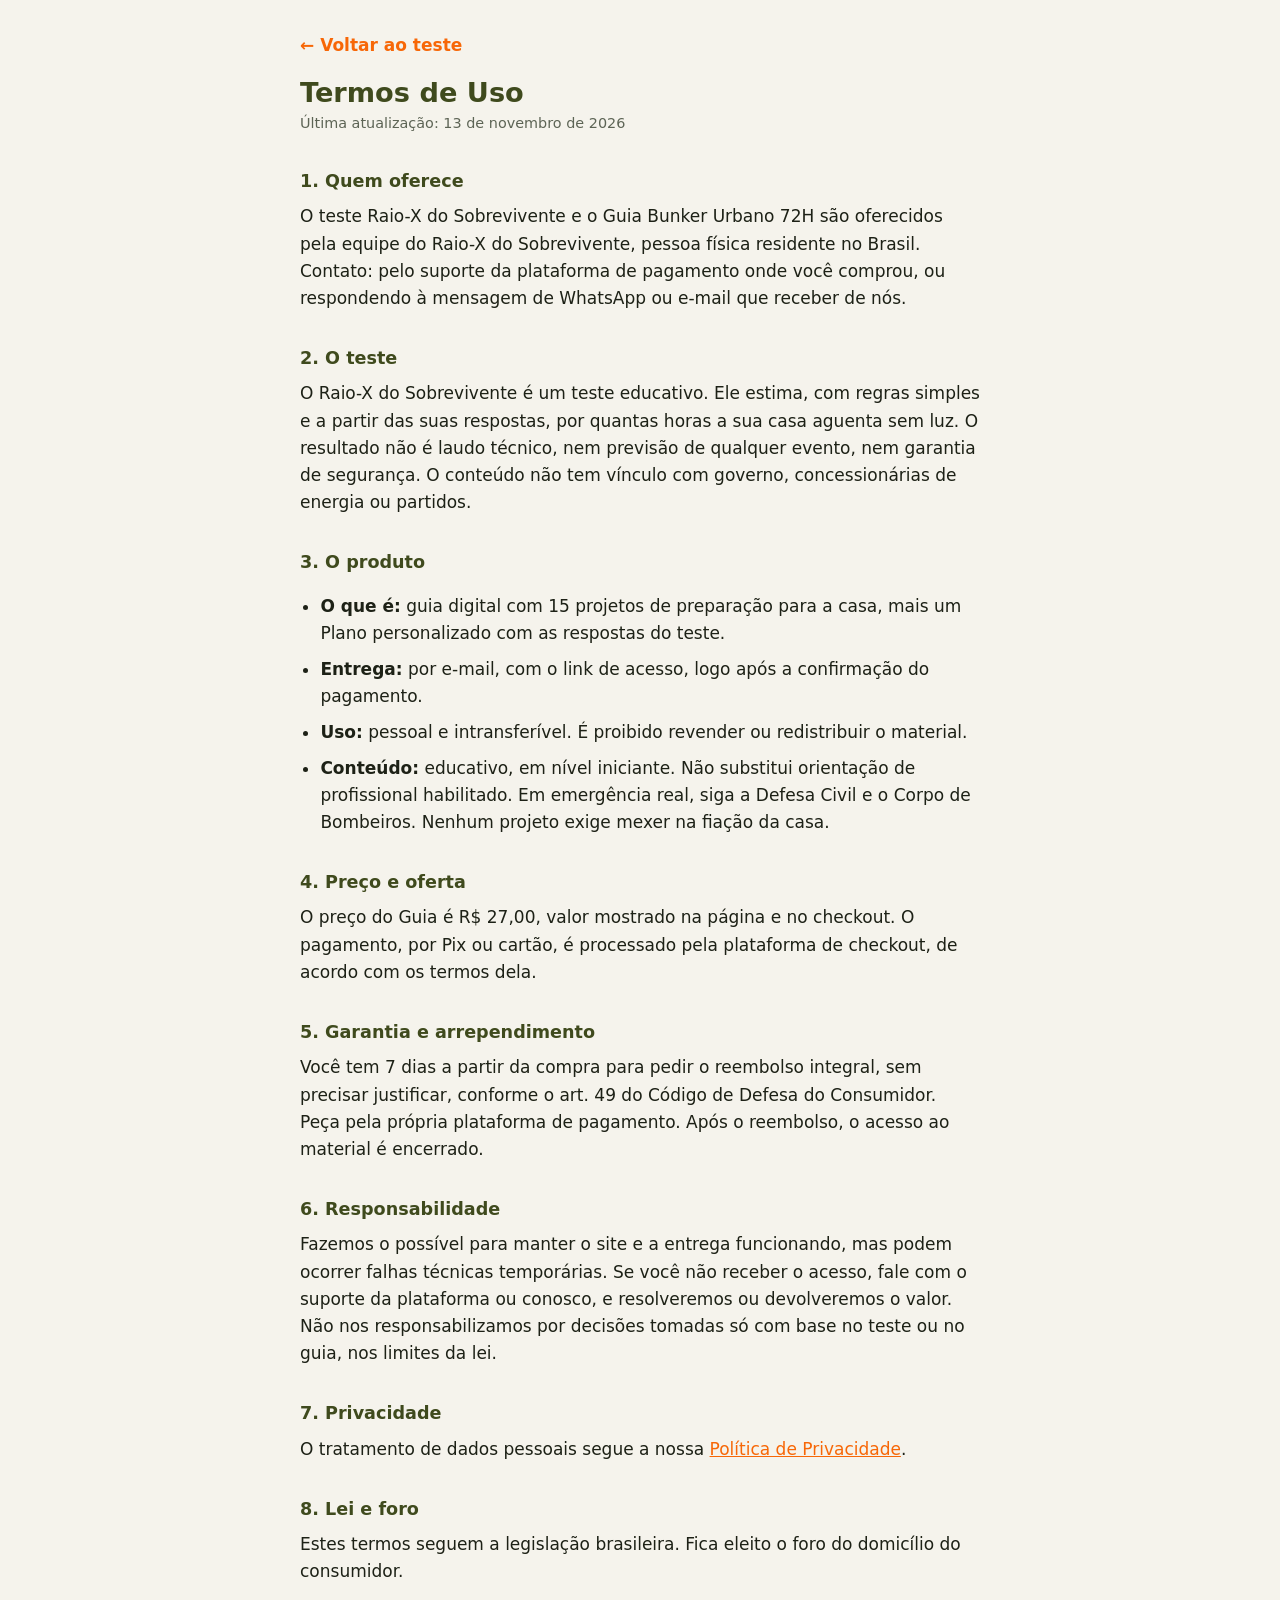
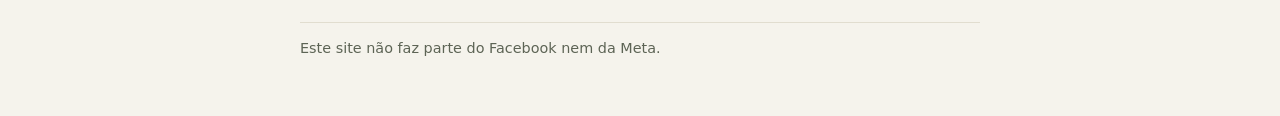
<file: termos.html>
<!doctype html>
<html lang="pt-BR">
<head>
<meta charset="utf-8">
<meta name="viewport" content="width=device-width, initial-scale=1">
<meta name="robots" content="noindex">
<title>Termos de Uso · Raio-X do Sobrevivente</title>
<style>
:root{--bg:#f5f3ec;--ink:#1d2116;--muted:#5d6455;--line:#e1ddcf;--olive:#3f4a1d;--orange:#f76707}
*{box-sizing:border-box}
body{margin:0;background:var(--bg);color:var(--ink);font:17px/1.6 "Archivo",system-ui,-apple-system,"Segoe UI",sans-serif}
main{max-width:720px;margin:0 auto;padding:32px 20px 56px}
h1{font-size:1.7rem;line-height:1.2;margin:.2em 0 .1em;color:var(--olive)}
h2{font-size:1.1rem;margin:1.8em 0 .4em;color:var(--olive)}
p,li{margin:.5em 0}
ul{padding-left:1.2em}
.upd{color:var(--muted);font-size:.9rem;margin:0 0 1.2em}
a{color:var(--orange)}
.back{display:inline-block;margin-bottom:12px;font-weight:600;text-decoration:none}
footer{margin-top:2.5em;padding-top:1em;border-top:1px solid var(--line);color:var(--muted);font-size:.9rem}
</style>
</head>
<body>
<main>
<a class="back" href="quiz.html">← Voltar ao teste</a>
<h1>Termos de Uso</h1>
<p class="upd">Última atualização: 13 de novembro de 2026</p>

<h2>1. Quem oferece</h2>
<p>O teste Raio-X do Sobrevivente e o Guia Bunker Urbano 72H são oferecidos pela equipe do Raio-X do Sobrevivente, pessoa física residente no Brasil. Contato: pelo suporte da plataforma de pagamento onde você comprou, ou respondendo à mensagem de WhatsApp ou e-mail que receber de nós.</p>

<h2>2. O teste</h2>
<p>O Raio-X do Sobrevivente é um teste educativo. Ele estima, com regras simples e a partir das suas respostas, por quantas horas a sua casa aguenta sem luz. O resultado não é laudo técnico, nem previsão de qualquer evento, nem garantia de segurança. O conteúdo não tem vínculo com governo, concessionárias de energia ou partidos.</p>

<h2>3. O produto</h2>
<ul>
<li><strong>O que é:</strong> guia digital com 15 projetos de preparação para a casa, mais um Plano personalizado com as respostas do teste.</li>
<li><strong>Entrega:</strong> por e-mail, com o link de acesso, logo após a confirmação do pagamento.</li>
<li><strong>Uso:</strong> pessoal e intransferível. É proibido revender ou redistribuir o material.</li>
<li><strong>Conteúdo:</strong> educativo, em nível iniciante. Não substitui orientação de profissional habilitado. Em emergência real, siga a Defesa Civil e o Corpo de Bombeiros. Nenhum projeto exige mexer na fiação da casa.</li>
</ul>

<h2>4. Preço e oferta</h2>
<p>O preço do Guia é R$ 27,00, valor mostrado na página e no checkout. O pagamento, por Pix ou cartão, é processado pela plataforma de checkout, de acordo com os termos dela.</p>

<h2>5. Garantia e arrependimento</h2>
<p>Você tem 7 dias a partir da compra para pedir o reembolso integral, sem precisar justificar, conforme o art. 49 do Código de Defesa do Consumidor. Peça pela própria plataforma de pagamento. Após o reembolso, o acesso ao material é encerrado.</p>

<h2>6. Responsabilidade</h2>
<p>Fazemos o possível para manter o site e a entrega funcionando, mas podem ocorrer falhas técnicas temporárias. Se você não receber o acesso, fale com o suporte da plataforma ou conosco, e resolveremos ou devolveremos o valor. Não nos responsabilizamos por decisões tomadas só com base no teste ou no guia, nos limites da lei.</p>

<h2>7. Privacidade</h2>
<p>O tratamento de dados pessoais segue a nossa <a href="privacidade.html">Política de Privacidade</a>.</p>

<h2>8. Lei e foro</h2>
<p>Estes termos seguem a legislação brasileira. Fica eleito o foro do domicílio do consumidor.</p>

<footer>Este site não faz parte do Facebook nem da Meta.</footer>
</main>
</body>
</html>
</file>
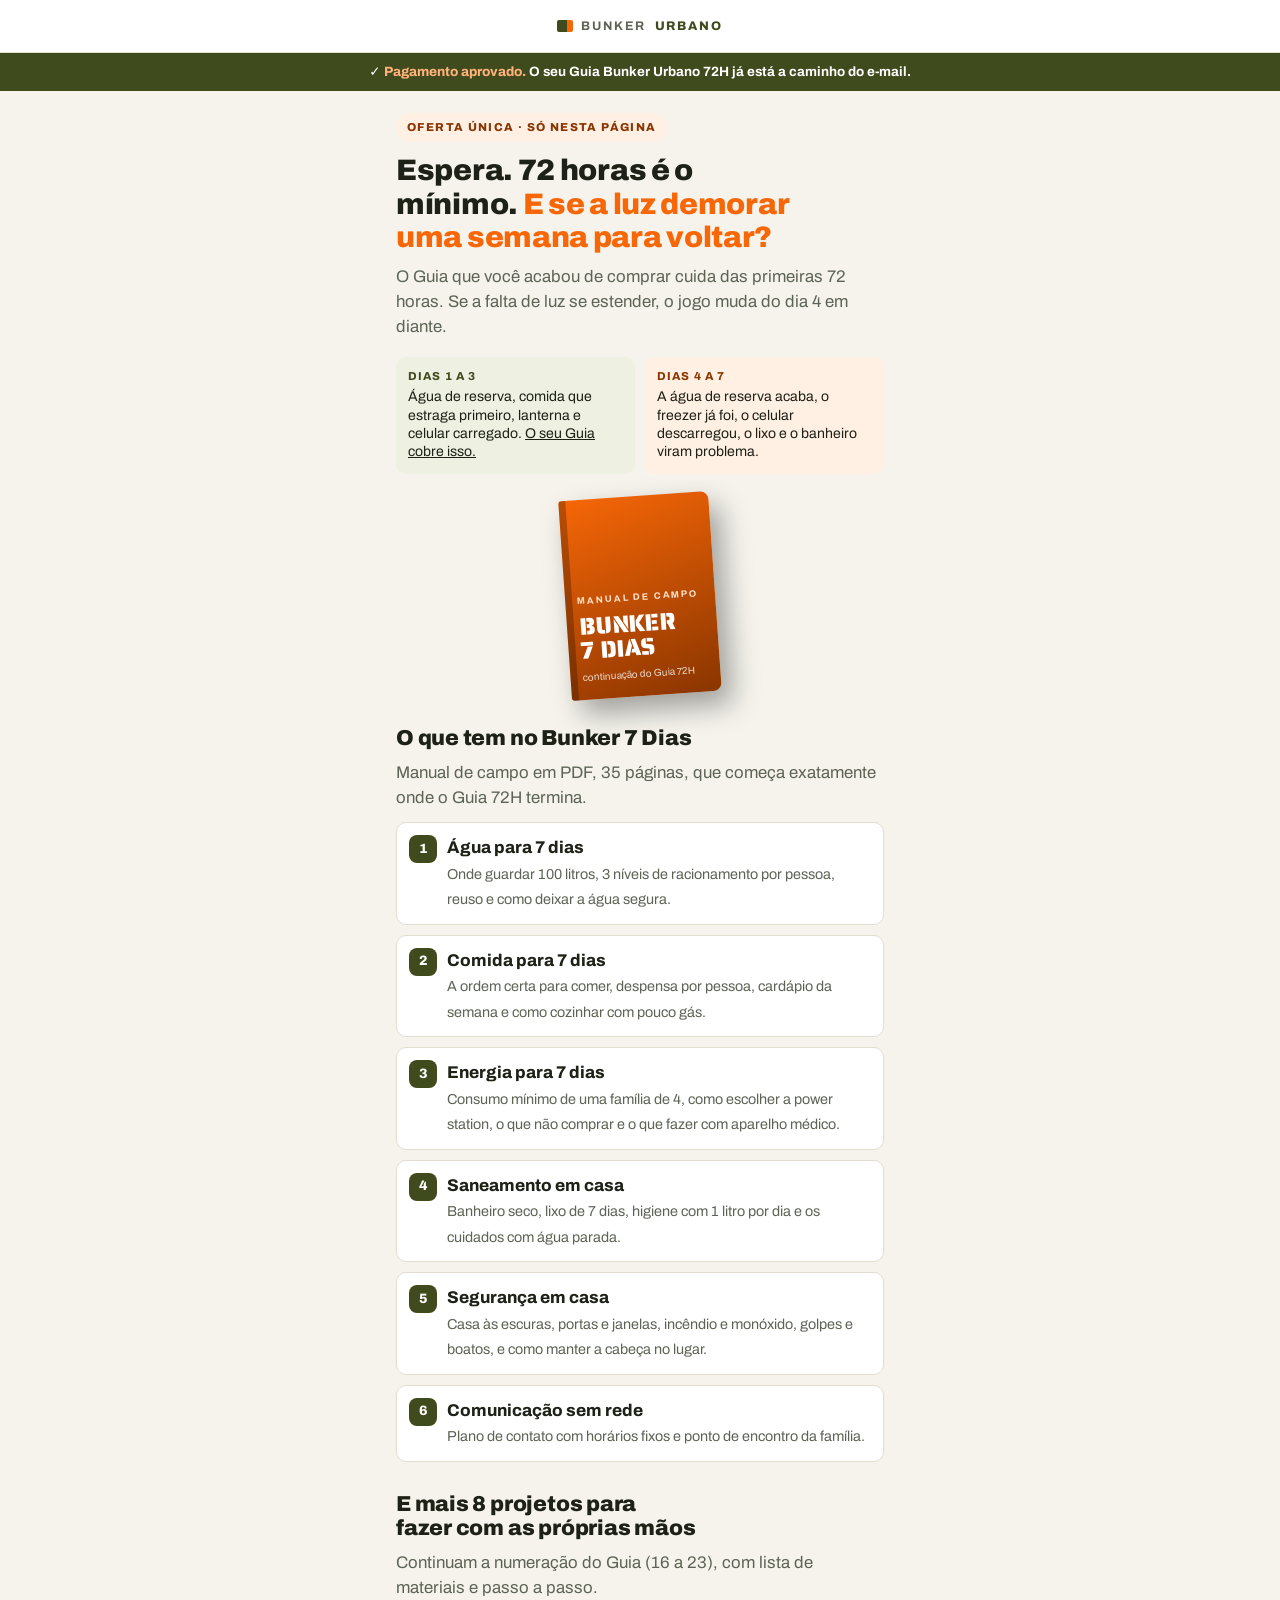
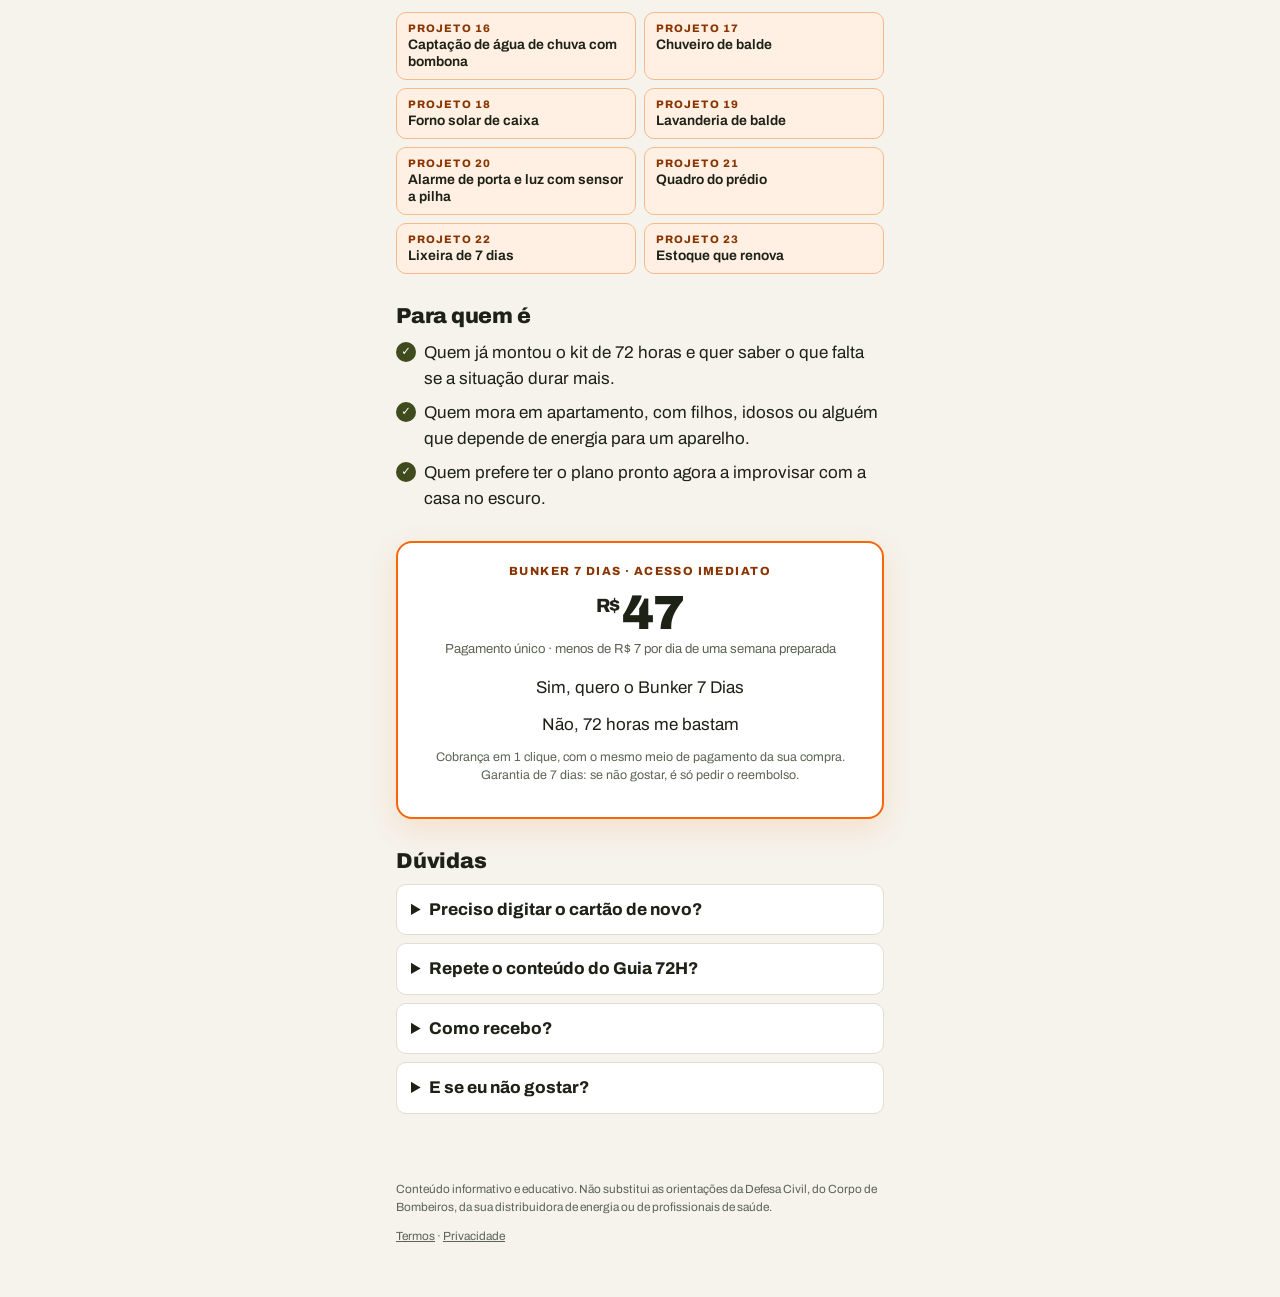
<file: upsell.html>
<!doctype html>
<html lang="pt-BR">
<head>
<meta charset="utf-8">
<!-- Meta Pixel · Pixel Bunker Urbano 72H -->
<script>
!function(f,b,e,v,n,t,s){if(f.fbq)return;n=f.fbq=function(){n.callMethod?n.callMethod.apply(n,arguments):n.queue.push(arguments)};if(!f._fbq)f._fbq=n;n.push=n;n.loaded=!0;n.version='2.0';n.queue=[];t=b.createElement(e);t.async=!0;t.src=v;s=b.getElementsByTagName(e)[0];s.parentNode.insertBefore(t,s)}(window,document,'script','https://connect.facebook.net/en_US/fbevents.js');
fbq('init','1462047595384257');fbq('track','PageView');
</script>
<noscript><img height="1" width="1" style="display:none" src="https://www.facebook.com/tr?id=1462047595384257&ev=PageView&noscript=1"/></noscript>
<!-- End Meta Pixel -->
<meta name="viewport" content="width=device-width, initial-scale=1, viewport-fit=cover">
<title>Bunker 7 Dias · oferta para quem acabou de comprar</title>
<meta name="robots" content="noindex">
<meta name="theme-color" content="#3f4a1d">
<link rel="preconnect" href="https://fonts.googleapis.com">
<link rel="preconnect" href="https://fonts.gstatic.com" crossorigin>
<link href="https://fonts.googleapis.com/css2?family=Archivo:wdth,wght@62..125,400..900&family=Saira+Stencil+One&display=swap" rel="stylesheet">
<link rel="stylesheet" href="funil.css">
</head>
<body>

<div class="top"><div class="top-in"><span class="mark"></span> BUNKER <b>URBANO</b></div></div>
<div class="ok">✓ <b>Pagamento aprovado.</b> O seu Guia Bunker Urbano 72H já está a caminho do e-mail.</div>

<main class="wrap">
  <span class="badge or">Oferta única · só nesta página</span>
  <h1>Espera. 72 horas é o mínimo. <span class="ho">E se a luz demorar uma semana para voltar?</span></h1>
  <p class="sub">O Guia que você acabou de comprar cuida das primeiras 72 horas. Se a falta de luz se estender, o jogo muda do dia 4 em diante.</p>

  <div class="days">
    <div><b>Dias 1 a 3</b>Água de reserva, comida que estraga primeiro, lanterna e celular carregado. <u>O seu Guia cobre isso.</u></div>
    <div class="x"><b>Dias 4 a 7</b>A água de reserva acaba, o freezer já foi, o celular descarregou, o lixo e o banheiro viram problema.</div>
  </div>

  <div class="cover"><div class="book laranja"><small>MANUAL DE CAMPO</small><b>BUNKER<br>7 DIAS</b><em>continuação do Guia 72H</em></div></div>

  <h2>O que tem no Bunker 7 Dias</h2>
  <p class="sub" style="margin-bottom:0">Manual de campo em PDF, 35 páginas, que começa exatamente onde o Guia 72H termina.</p>
  <ul class="areas">
    <li><i>1</i><b>Água para 7 dias</b><span>Onde guardar 100 litros, 3 níveis de racionamento por pessoa, reuso e como deixar a água segura.</span></li>
    <li><i>2</i><b>Comida para 7 dias</b><span>A ordem certa para comer, despensa por pessoa, cardápio da semana e como cozinhar com pouco gás.</span></li>
    <li><i>3</i><b>Energia para 7 dias</b><span>Consumo mínimo de uma família de 4, como escolher a power station, o que não comprar e o que fazer com aparelho médico.</span></li>
    <li><i>4</i><b>Saneamento em casa</b><span>Banheiro seco, lixo de 7 dias, higiene com 1 litro por dia e os cuidados com água parada.</span></li>
    <li><i>5</i><b>Segurança em casa</b><span>Casa às escuras, portas e janelas, incêndio e monóxido, golpes e boatos, e como manter a cabeça no lugar.</span></li>
    <li><i>6</i><b>Comunicação sem rede</b><span>Plano de contato com horários fixos e ponto de encontro da família.</span></li>
  </ul>

  <h2>E mais 8 projetos para fazer com as próprias mãos</h2>
  <p class="sub" style="margin-bottom:0">Continuam a numeração do Guia (16 a 23), com lista de materiais e passo a passo.</p>
  <ul class="proj">
    <li><i>PROJETO 16</i>Captação de água de chuva com bombona</li>
    <li><i>PROJETO 17</i>Chuveiro de balde</li>
    <li><i>PROJETO 18</i>Forno solar de caixa</li>
    <li><i>PROJETO 19</i>Lavanderia de balde</li>
    <li><i>PROJETO 20</i>Alarme de porta e luz com sensor a pilha</li>
    <li><i>PROJETO 21</i>Quadro do prédio</li>
    <li><i>PROJETO 22</i>Lixeira de 7 dias</li>
    <li><i>PROJETO 23</i>Estoque que renova</li>
  </ul>

  <h2>Para quem é</h2>
  <ul class="checks">
    <li>Quem já montou o kit de 72 horas e quer saber o que falta se a situação durar mais.</li>
    <li>Quem mora em apartamento, com filhos, idosos ou alguém que depende de energia para um aparelho.</li>
    <li>Quem prefere ter o plano pronto agora a improvisar com a casa no escuro.</li>
  </ul>

  <section class="offer">
    <div class="tag">Bunker 7 Dias · acesso imediato</div>
    <div class="price"><small>R$</small>47</div>
    <p class="pay">Pagamento único · menos de R$ 7 por dia de uma semana preparada</p>

    <div class="btns">
      <!-- Botões de upsell de 1 clique gerados pela Cakto (oferta Bunker 7 Dias) -->
      <cakto-upsell-buttons>
        <cakto-upsell-accept
          bg-color="#f76707"
          text-color="#1d1206"
          upsell-accept-url="https://sant-5-lab.github.io/raio-x-sobrevivente/obrigado.html"
          offer-id="cwoc2a6"
          app-base-url="https://app.cakto.com.br"
          offer-type="upsell"
          upsell-reject-url="https://sant-5-lab.github.io/raio-x-sobrevivente/downsell.html"
        >
          Sim, quero o Bunker 7 Dias
        </cakto-upsell-accept>
        <cakto-upsell-reject
          upsell-reject-url="https://sant-5-lab.github.io/raio-x-sobrevivente/downsell.html"
        >
          Não, 72 horas me bastam
        </cakto-upsell-reject>
      </cakto-upsell-buttons>
    </div>
    <p class="warn">Cobrança em 1 clique, com o mesmo meio de pagamento da sua compra. Garantia de 7 dias: se não gostar, é só pedir o reembolso.</p>
  </section>

  <h2>Dúvidas</h2>
  <details><summary>Preciso digitar o cartão de novo?</summary><p>Não. No cartão, a cobrança é feita em 1 clique com os dados da compra que você acabou de fazer. No Pix, é gerado um novo pagamento à vista.</p></details>
  <details><summary>Repete o conteúdo do Guia 72H?</summary><p>Não. O Bunker 7 Dias começa no dia 4: água, comida, energia, saneamento, segurança e comunicação para uma semana inteira, mais 8 projetos novos.</p></details>
  <details><summary>Como recebo?</summary><p>Logo após a compra chega um e-mail com o acesso. Fica em uma área de membros própria, junto com o resto do seu pedido.</p></details>
  <details><summary>E se eu não gostar?</summary><p>Você tem 7 dias de garantia, contados da compra. É só pedir o reembolso.</p></details>
</main>

<footer>
  <p>Conteúdo informativo e educativo. Não substitui as orientações da Defesa Civil, do Corpo de Bombeiros, da sua distribuidora de energia ou de profissionais de saúde.</p>
  <p><a href="termos.html">Termos</a> · <a href="privacidade.html">Privacidade</a></p>
</footer>

<script type="text/javascript" src="https://caktoscripts.nyc3.cdn.digitaloceanspaces.com/upsell.js"></script>
</body>
</html>
</file>
<file: funil.css>
/* Páginas pós-compra: upsell, downsell, obrigado. Mesma identidade do quiz (oliva + laranja). */
:root{
  --bg:#f5f3ec; --card:#fff; --ink:#1d2116; --muted:#5d6455; --line:#e1ddcf;
  --olive:#3f4a1d; --olive-2:#566828; --olive-soft:#eef0e2;
  --orange:#f76707; --orange-ink:#1d1206; --orange-soft:#fff0e3; --orange-line:#f7b98c;
  --r:12px; --stencil:"Saira Stencil One","Archivo",sans-serif;
}
*,*::before,*::after{box-sizing:border-box}
html{-webkit-text-size-adjust:100%}
body{margin:0;background:var(--bg);color:var(--ink);font-family:"Archivo",system-ui,sans-serif;font-size:17px;line-height:1.5;overflow-x:hidden}
img{max-width:100%;height:auto;display:block}
b,strong{font-weight:750}
a{color:inherit}

.top{background:#fff;border-bottom:1px solid var(--line)}
.top-in{max-width:560px;margin:0 auto;height:52px;display:flex;align-items:center;justify-content:center;gap:8px;font-size:.78rem;font-weight:700;letter-spacing:.16em;color:var(--muted)}
.top-in b{color:var(--olive);font-weight:800}
.mark{width:16px;height:12px;border-radius:2px;background:linear-gradient(90deg,var(--olive) 0 60%,var(--orange) 60%)}

.ok{background:var(--olive);color:#fff;text-align:center;font-size:.84rem;font-weight:700;padding:9px 14px}
.ok b{color:#ffb27a}

.wrap{max-width:520px;margin:0 auto;padding:22px 16px 56px}
.badge{display:inline-block;font-size:.72rem;font-weight:800;letter-spacing:.12em;text-transform:uppercase;color:var(--olive);background:var(--olive-soft);padding:6px 11px;border-radius:999px;margin-bottom:12px}
.badge.or{color:#8a3500;background:var(--orange-soft)}
h1,h2,h3{font-weight:850;line-height:1.12;letter-spacing:-.01em;margin:0 0 10px;text-wrap:balance}
h1{font-size:1.85rem}
h2{font-size:1.35rem;margin-top:30px}
h3{font-size:1.05rem}
.ho{color:var(--orange)}
.hl{color:var(--olive)}
.sub{color:var(--muted);margin:0 0 18px;font-size:1.05rem}
.center{text-align:center}
.small{font-size:.82rem;color:var(--muted)}

/* capa em CSS */
.cover{display:flex;justify-content:center;margin:22px 0 8px}
.book{width:150px;aspect-ratio:3/4;border-radius:3px 8px 8px 3px;background:linear-gradient(160deg,#556427,#232a0e);color:#fff;padding:14px 12px;display:flex;flex-direction:column;justify-content:flex-end;box-shadow:10px 14px 28px rgba(0,0,0,.35);transform:rotate(-4deg);position:relative}
.book::before{content:"";position:absolute;left:0;top:0;bottom:0;width:7px;background:rgba(0,0,0,.25);border-radius:3px 0 0 3px}
.book small{font-size:.58rem;letter-spacing:.2em;font-weight:700;color:#ffb27a;margin-bottom:6px}
.book b{font-family:var(--stencil);font-size:1.5rem;line-height:1;font-weight:400}
.book em{font-style:normal;font-size:.62rem;margin-top:8px;opacity:.8}
.book.laranja{background:linear-gradient(160deg,#f76707,#8a3500)}
.book.laranja small{color:#ffe3cc}

/* blocos */
.card{background:var(--card);border:1px solid var(--line);border-radius:var(--r);padding:16px}
.days{display:grid;grid-template-columns:1fr 1fr;gap:10px;margin:14px 0}
.days div{border-radius:10px;padding:12px;font-size:.88rem;line-height:1.3;background:var(--olive-soft)}
.days div.x{background:var(--orange-soft)}
.days b{display:block;font-size:.72rem;letter-spacing:.1em;text-transform:uppercase;color:var(--olive);margin-bottom:4px}
.days .x b{color:#8a3500}

.areas{list-style:none;margin:12px 0 0;padding:0;display:grid;gap:10px}
.areas li{background:var(--card);border:1px solid var(--line);border-radius:10px;padding:12px 14px 12px 50px;position:relative}
.areas li i{position:absolute;left:12px;top:12px;width:28px;height:28px;border-radius:8px;background:var(--olive);color:#fff;font-style:normal;font-weight:800;font-size:.85rem;display:grid;place-items:center}
.areas li b{display:block}
.areas li span{font-size:.9rem;color:var(--muted)}

.proj{display:grid;grid-template-columns:1fr 1fr;gap:8px;margin:12px 0 0;padding:0;list-style:none}
.proj li{background:var(--orange-soft);border:1px solid var(--orange-line);border-radius:10px;padding:9px 11px;font-size:.86rem;line-height:1.25;font-weight:650}
.proj li i{display:block;font-style:normal;font-size:.68rem;letter-spacing:.1em;color:#8a3500;font-weight:800}

.checks{list-style:none;margin:12px 0 0;padding:0;display:grid;gap:9px}
.checks li{padding-left:28px;position:relative}
.checks li::before{content:"✓";position:absolute;left:0;top:0;width:20px;height:20px;border-radius:50%;background:var(--olive);color:#fff;font-size:.72rem;font-weight:800;display:grid;place-items:center;margin-top:2px}

/* oferta */
.offer{margin-top:30px;background:#fff;border:2px solid var(--orange);border-radius:16px;padding:20px 16px;text-align:center;box-shadow:0 10px 30px rgba(247,103,7,.14)}
.offer .tag{font-size:.74rem;font-weight:800;letter-spacing:.12em;text-transform:uppercase;color:#8a3500}
.price{font-size:3rem;font-weight:900;line-height:1;margin:8px 0 2px;letter-spacing:-.02em}
.price small{font-size:1.2rem;font-weight:800;vertical-align:.9em;margin-right:3px}
.pay{font-size:.82rem;color:var(--muted);margin:0 0 16px}
.btns{display:grid;gap:12px;margin-top:6px}
cakto-upsell-buttons{display:grid;gap:12px;width:100%}
cakto-upsell-accept,cakto-upsell-reject{display:block;width:100%}
cakto-upsell-accept::part(button){width:100%;background:var(--orange);color:var(--orange-ink);border:0;border-radius:12px;padding:17px 14px;font-family:inherit;font-weight:850;font-size:1.05rem;cursor:pointer;box-shadow:0 5px 0 #b34800}
cakto-upsell-reject::part(button){width:100%;background:transparent;color:var(--muted);border:0;padding:10px;font-family:inherit;font-weight:600;font-size:.88rem;text-decoration:underline;cursor:pointer}
.warn{font-size:.78rem;color:var(--muted);margin-top:10px}

details{background:var(--card);border:1px solid var(--line);border-radius:10px;padding:12px 14px;margin-top:8px}
summary{cursor:pointer;font-weight:750}
details p{margin:8px 0 0;color:var(--muted);font-size:.95rem}

/* obrigado */
.steps{list-style:none;margin:16px 0 0;padding:0;display:grid;gap:12px;counter-reset:s}
.steps li{counter-increment:s;background:var(--card);border:1px solid var(--line);border-radius:var(--r);padding:16px 16px 16px 58px;position:relative}
.steps li::before{content:counter(s);position:absolute;left:14px;top:14px;width:32px;height:32px;border-radius:50%;background:var(--orange);color:var(--orange-ink);font-weight:900;display:grid;place-items:center}
.steps li p{margin:4px 0 0;color:var(--muted);font-size:.95rem}
.btn{display:block;width:100%;text-align:center;text-decoration:none;background:var(--orange);color:var(--orange-ink);font-weight:850;font-size:1.05rem;padding:16px 14px;border-radius:12px;box-shadow:0 5px 0 #b34800;margin-top:12px}
.btn.sec{background:#fff;box-shadow:none;border:2px solid var(--olive);color:var(--olive)}
.orders{list-style:none;margin:12px 0 0;padding:0;display:grid;gap:8px}
.orders li{background:var(--card);border:1px solid var(--line);border-radius:10px;padding:11px 14px;font-size:.92rem}
.orders li b{display:block}
.orders li span{color:var(--muted)}
.orders li.base{border-color:var(--olive);background:var(--olive-soft)}

footer{max-width:520px;margin:0 auto;padding:0 16px 40px;font-size:.74rem;color:var(--muted);line-height:1.45}
footer a{color:var(--muted)}
@media (max-width:380px){h1{font-size:1.6rem}.days,.proj{grid-template-columns:1fr}}
</file>
